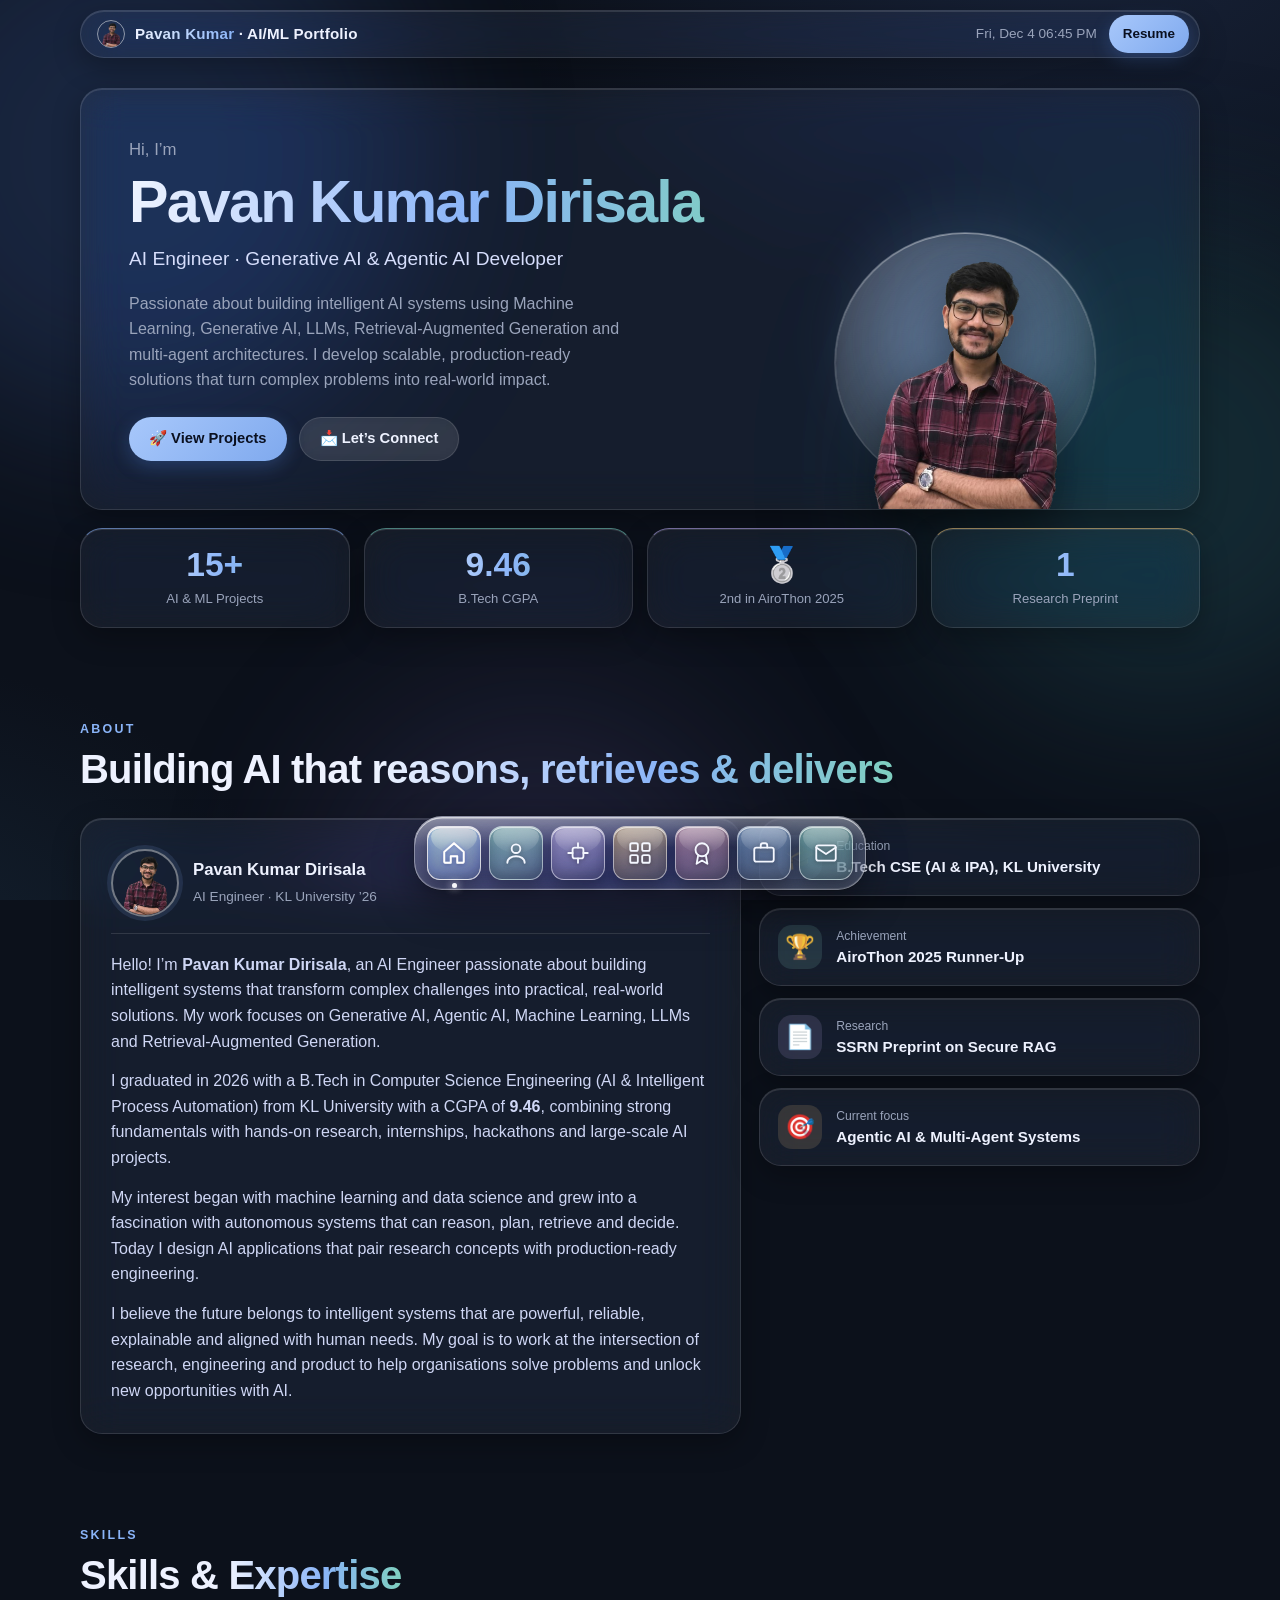
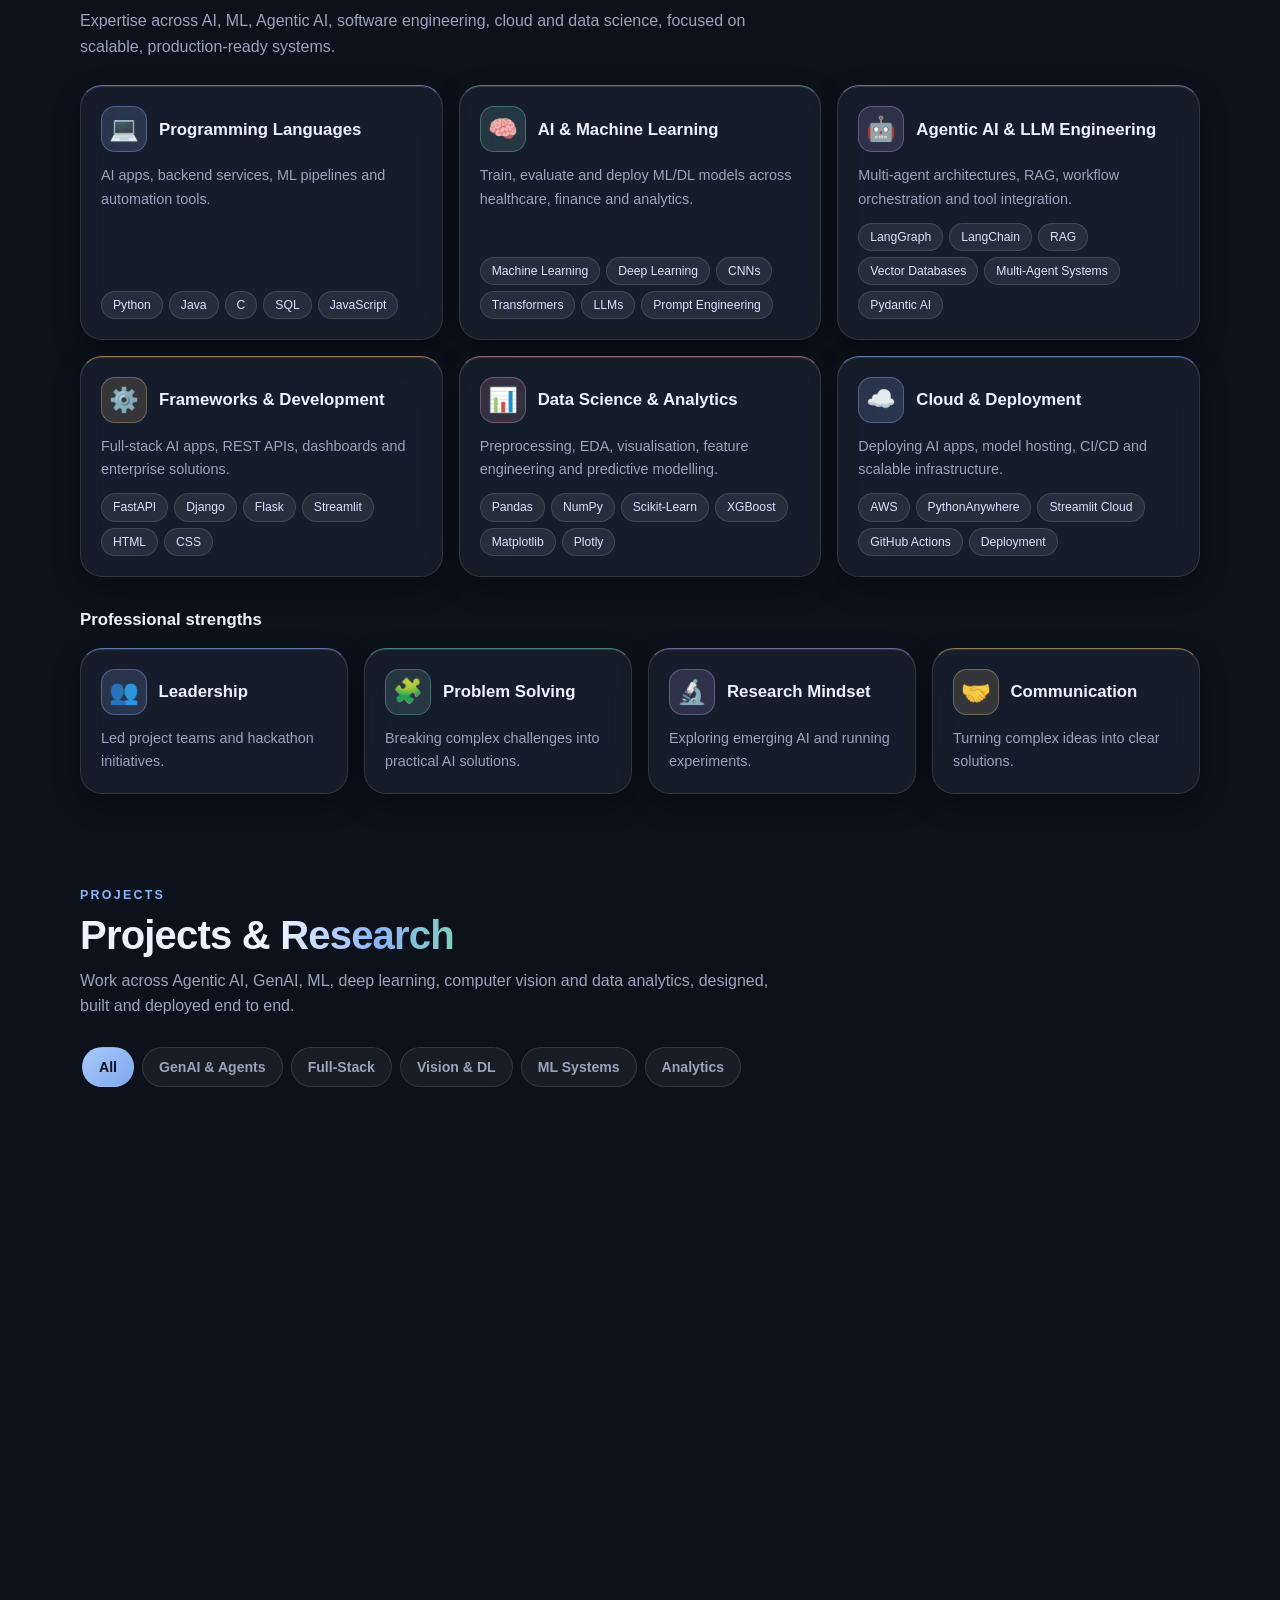
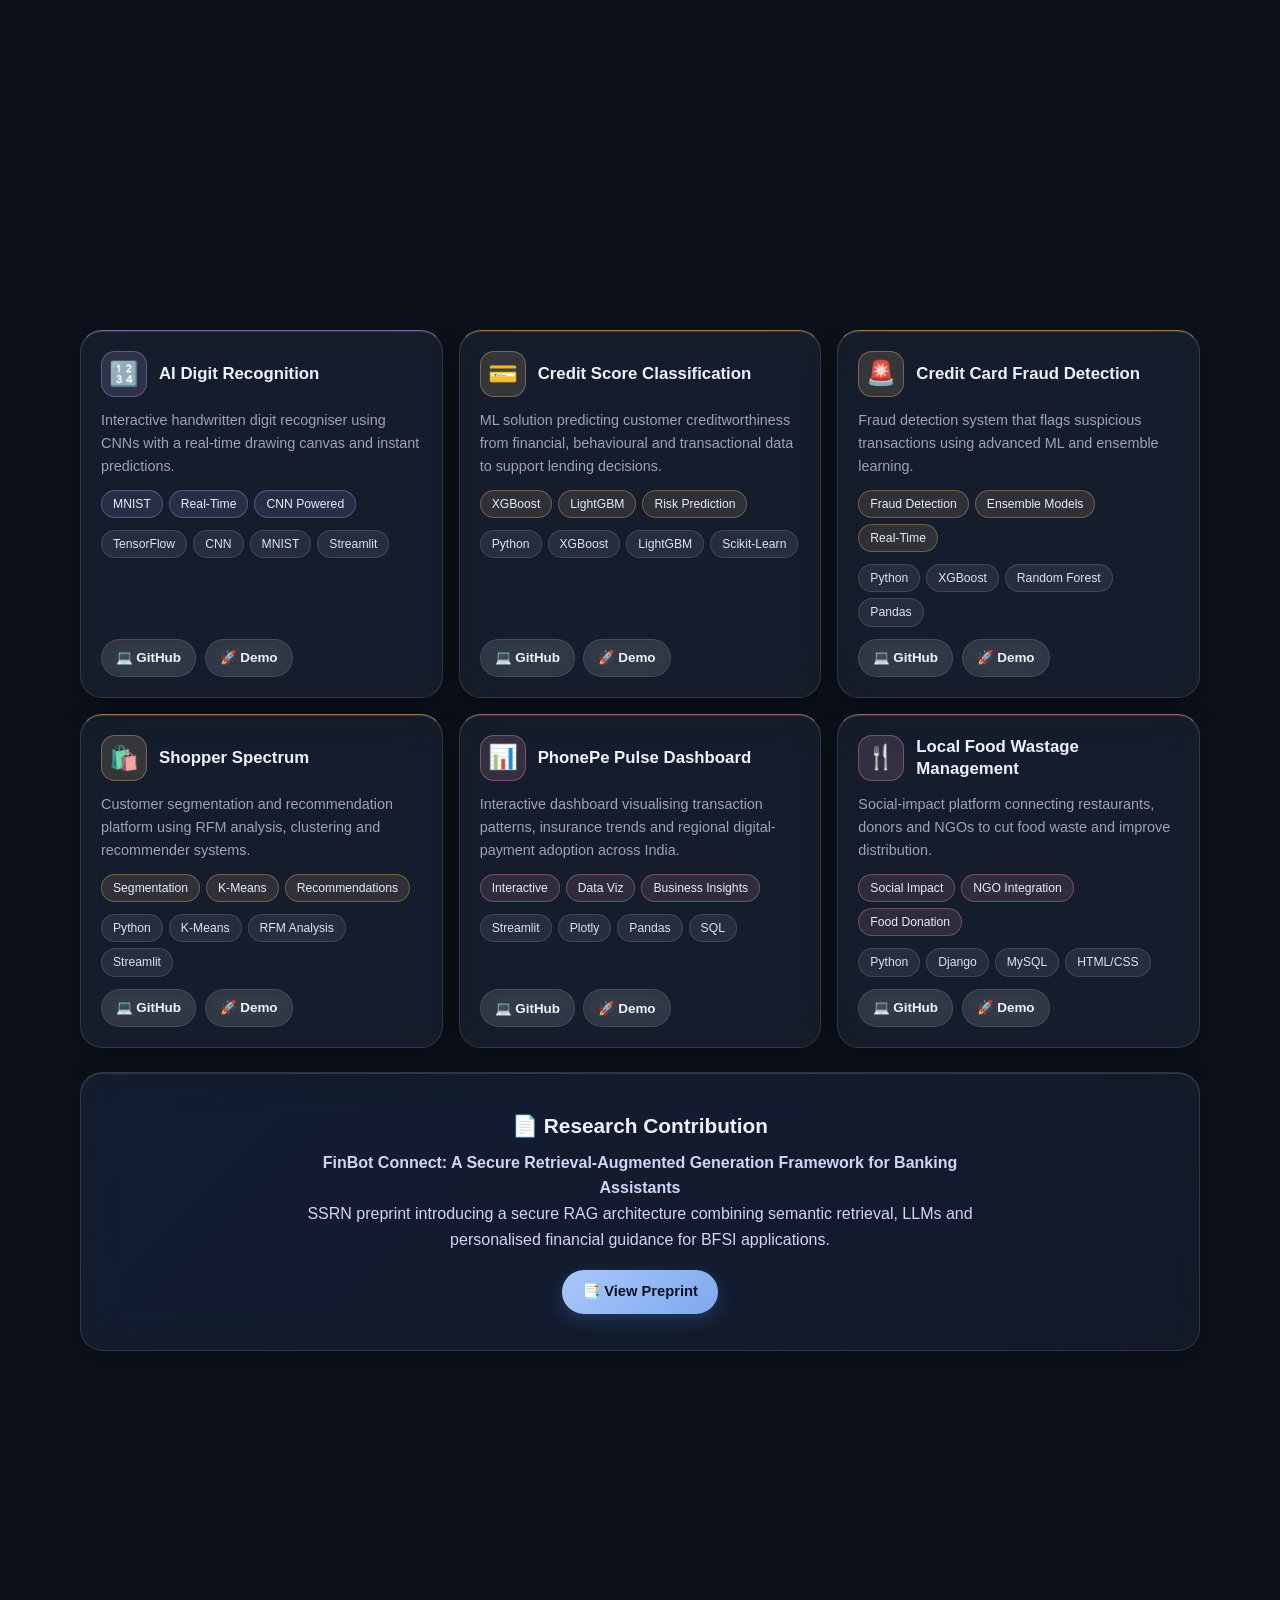
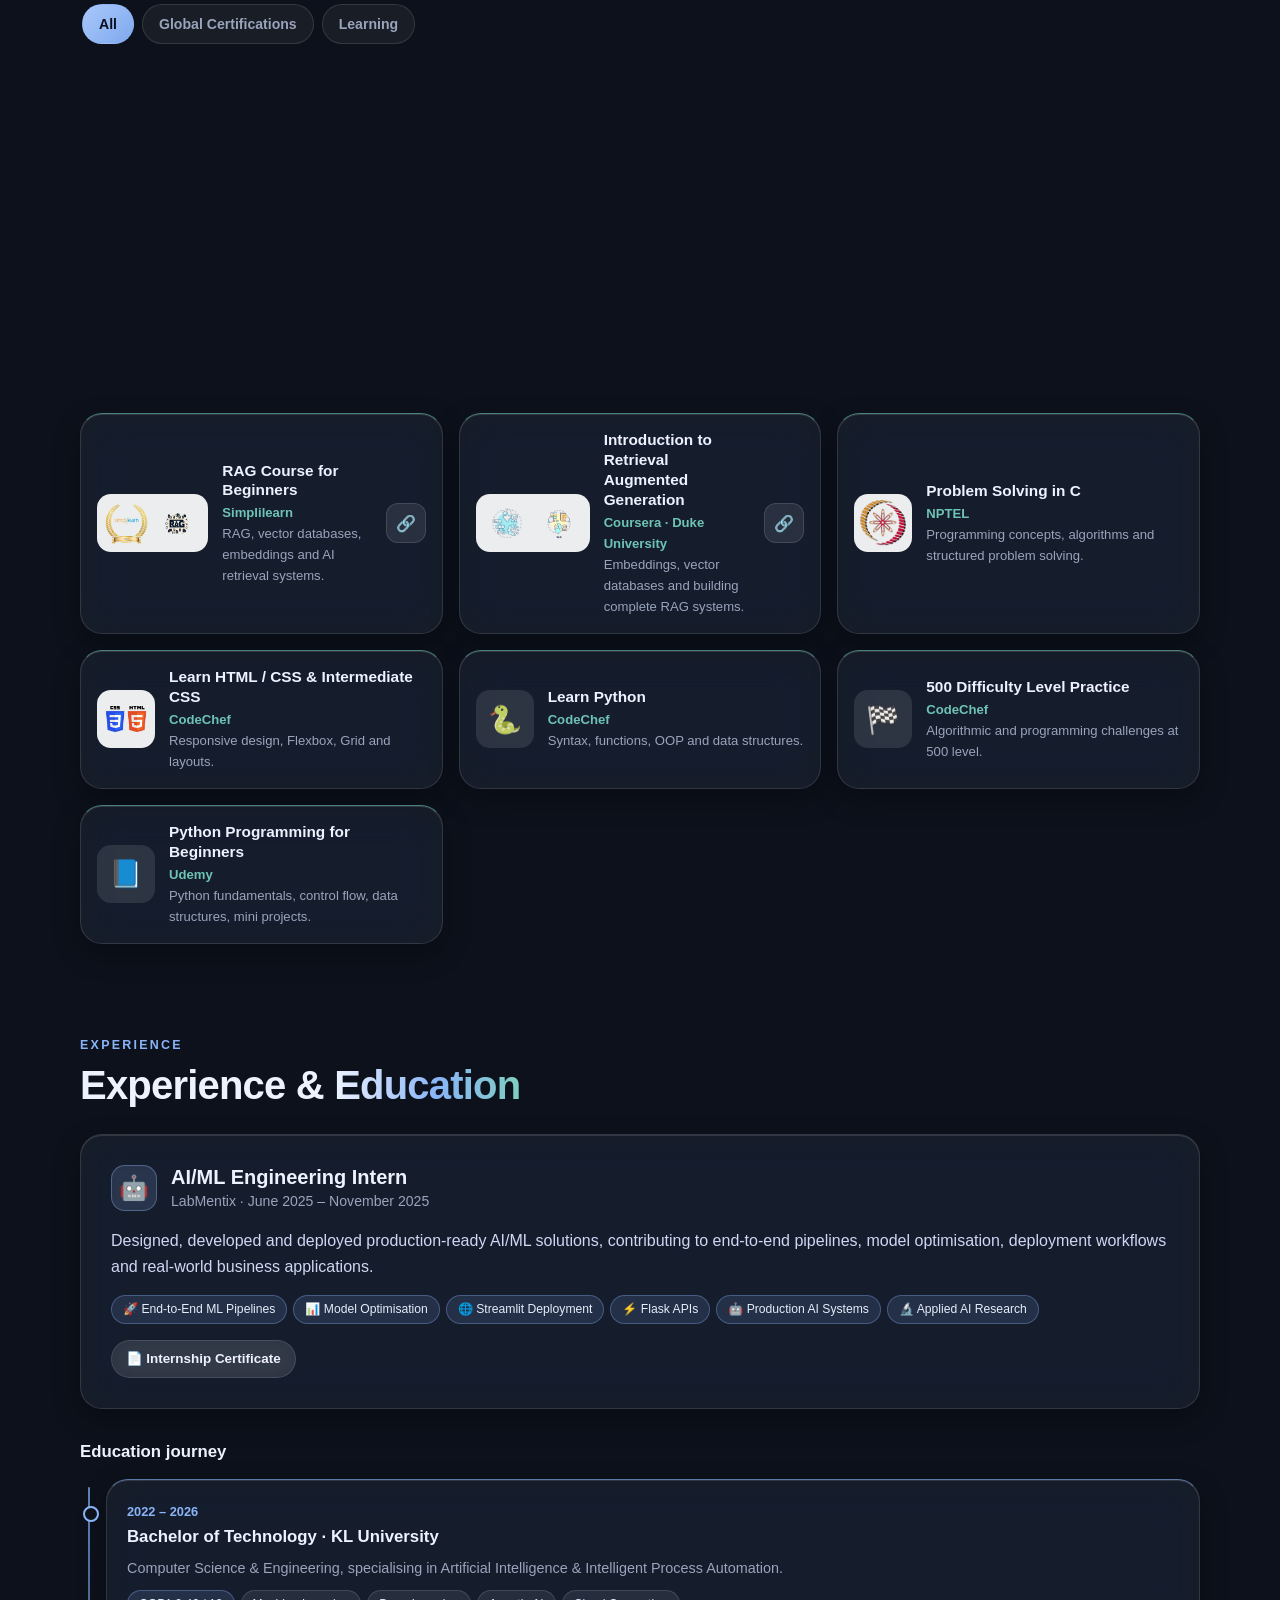
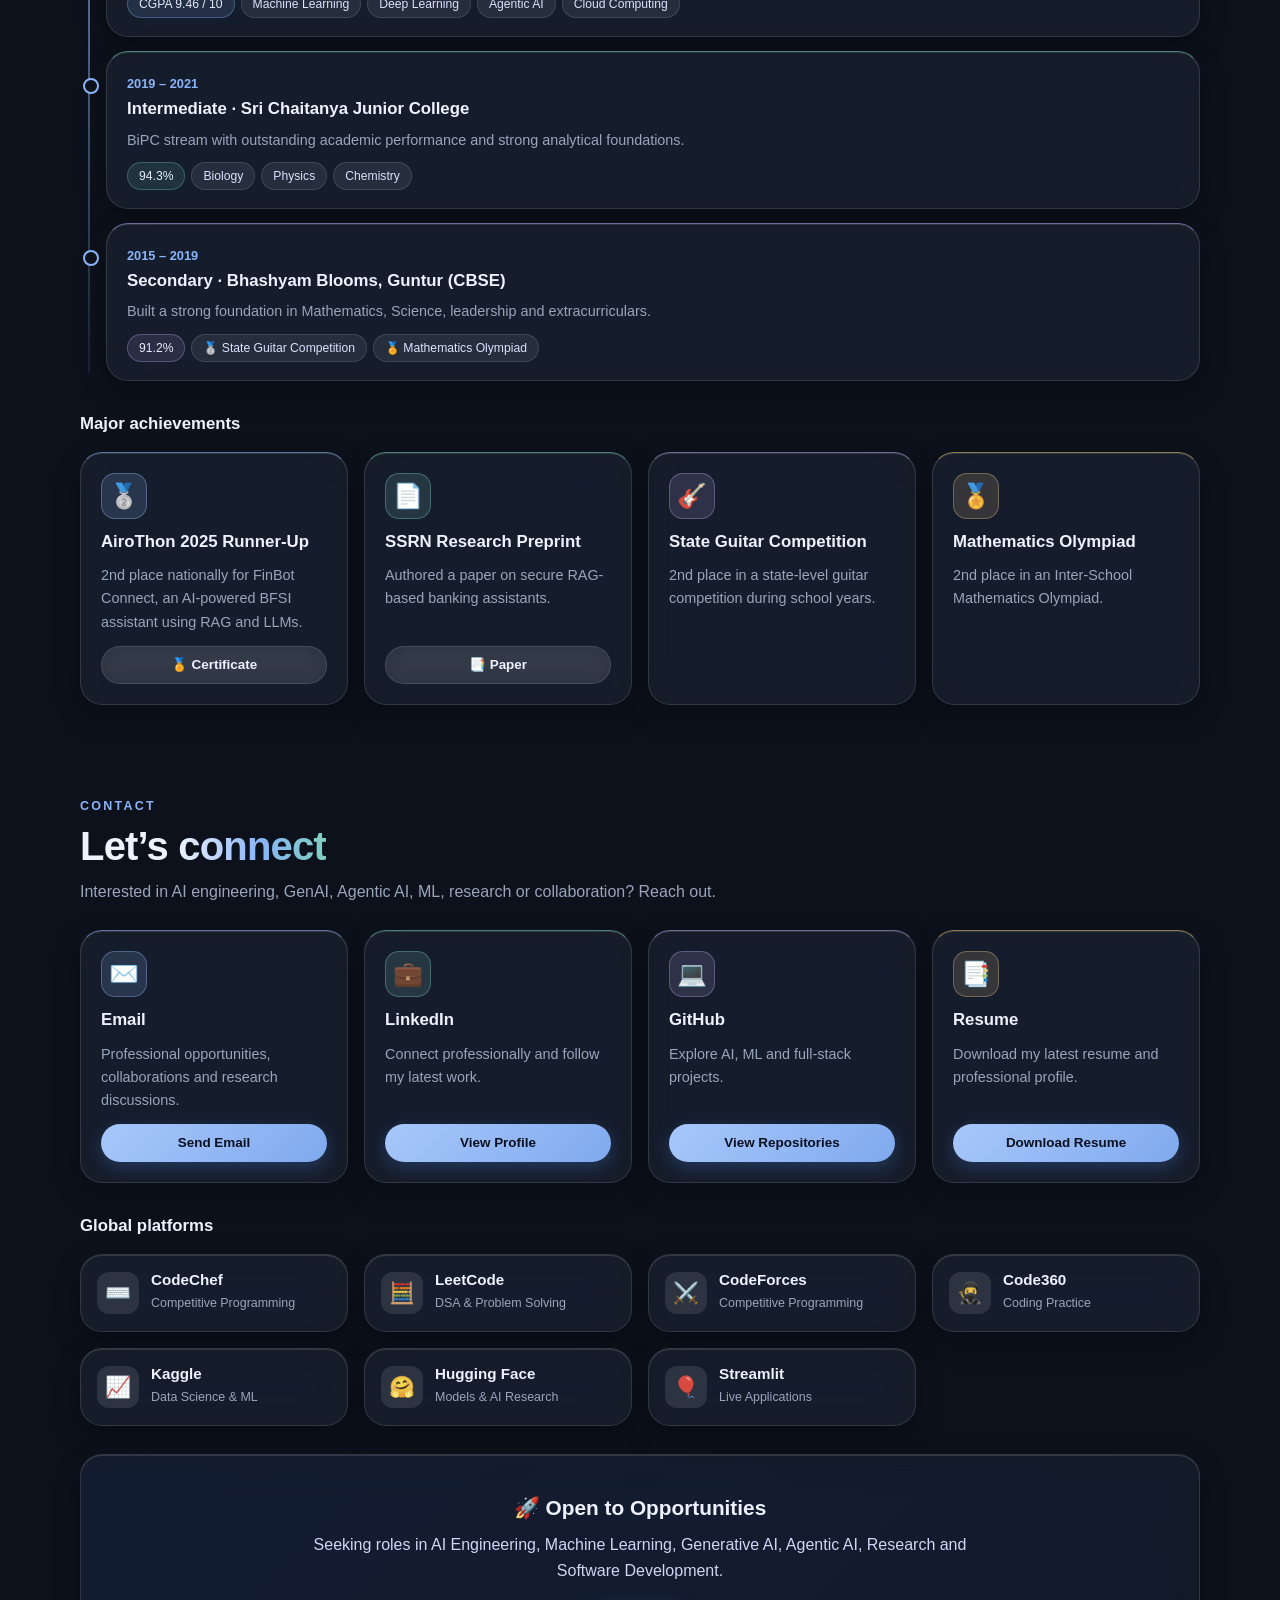
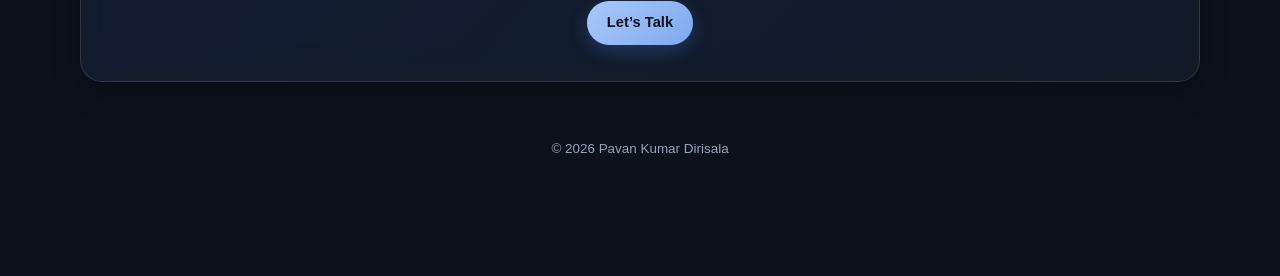
<file: index.html>
<!DOCTYPE html>
<html lang="en">

<head>
  <meta charset="UTF-8">
  <meta name="viewport" content="width=device-width, initial-scale=1, viewport-fit=cover">
  <meta name="theme-color" content="#0b1020">
  <title>Pavan Kumar Dirisala | AI Engineer Portfolio</title>
  <meta name="description"
    content="Pavan Kumar Dirisala – AI Engineer specialising in Generative AI, Agentic AI, RAG and Machine Learning.">
  <meta property="og:type" content="website">
<meta property="og:title" content="Pavan Kumar Dirisala | AI Engineer">
<meta property="og:description" content="AI Engineer specialising in Generative AI, Agentic AI, RAG and Machine Learning.">
<meta property="og:url" content="https://pavan-kumar-dirisala.github.io/Portfolio/">
<meta property="og:image" content="https://pavan-kumar-dirisala.github.io/Portfolio/images/pavan-kumar-dirisala.png">
<meta property="og:image:alt" content="Pavan Kumar Dirisala professional photograph">
  <link rel="canonical" href="https://pavan-kumar-dirisala.github.io/Portfolio/">
  <link rel="icon" href="images/pavan-kumar-dirisala.png">

  <style>
    /* ============ TOKENS ============ */
    :root {
      --bg: #0c111b;
      --text: #eef2ff;
      --muted: #9aa4bb;
      --cyan: #8ab4f8;
      --violet: #a9bcdf;
      --pink: #c4cde3;
      --teal: #6ec4b4;
      --amber: #e2b872;
      --rose: #e096b0;
      --vio: #b0a0e6;
      --glass: rgba(255, 255, 255, .05);
      --glass-strong: rgba(255, 255, 255, .09);
      --stroke: rgba(255, 255, 255, .12);
      --radius: 22px;
      --dock-size: 54px;
      --dock-h: 92px;
      --safe-b: env(safe-area-inset-bottom, 0px);
      --safe-t: env(safe-area-inset-top, 0px);
      --font: -apple-system, BlinkMacSystemFont, "SF Pro Display", "Segoe UI", Inter, Roboto, Helvetica, Arial, sans-serif;
    }

    * {
      box-sizing: border-box;
      margin: 0;
      padding: 0
    }

    html {
      scroll-behavior: smooth;
      -webkit-text-size-adjust: 100%;
      scroll-padding-top: 76px
    }

    body {
      font-family: var(--font);
      color: var(--text);
      background: var(--bg);
      line-height: 1.6;
      min-height: 100vh;
      min-height: 100dvh;
      padding-bottom: calc(var(--dock-h) + var(--safe-b) + 24px);
      overflow-x: hidden;
      -webkit-font-smoothing: antialiased;
    }

    img {
      max-width: 100%;
      display: block
    }

    a {
      color: inherit;
      text-decoration: none
    }

    button {
      font: inherit;
      color: inherit;
      cursor: pointer;
      border: 0;
      background: none
    }

    :focus-visible {
      outline: 2px solid var(--cyan);
      outline-offset: 3px;
      border-radius: 10px
    }

    /* ============ BACKGROUND ORBS ============ */
    .bg {
      position: fixed;
      inset: 0;
      z-index: -1;
      overflow: hidden;
      background: radial-gradient(1000px 700px at 85% -10%, #18233a 0%, transparent 60%),
        radial-gradient(800px 600px at -10% 110%, #142231 0%, transparent 55%), var(--bg)
    }

    .orb {
      position: absolute;
      border-radius: 50%;
      filter: blur(90px);
      opacity: .28;
      will-change: transform;
      animation: float 22s ease-in-out infinite
    }

    .orb.o1 {
      width: 44vmax;
      height: 44vmax;
      left: -12vmax;
      top: -10vmax;
      background: #3b5b9c
    }

    .orb.o2 {
      width: 38vmax;
      height: 38vmax;
      right: -10vmax;
      top: 25vh;
      background: #2a6b72;
      animation-delay: -7s
    }

    .orb.o3 {
      width: 34vmax;
      height: 34vmax;
      left: 25vw;
      bottom: -18vmax;
      background: #5a4f8a;
      animation-delay: -14s;
      opacity: .24
    }

    @keyframes float {
      50% {
        transform: translate3d(4vmax, -3vmax, 0) scale(1.08)
      }
    }

    /* ============ GLASS ============ */
    .glass {
      background: var(--glass);
      -webkit-backdrop-filter: blur(20px) saturate(170%);
      backdrop-filter: blur(20px) saturate(170%);
      border: 1px solid var(--stroke);
      box-shadow: inset 0 1px 0 rgba(255, 255, 255, .12), 0 10px 28px rgba(0, 0, 0, .28);
      border-radius: var(--radius);
    }

    @supports not ((backdrop-filter:blur(1px)) or (-webkit-backdrop-filter:blur(1px))) {
      .glass {
        background: rgba(30, 34, 60, .88)
      }
    }

    /* ============ TOP BAR ============ */
    .topbar {
      position: fixed;
      z-index: 50;
      top: calc(10px + var(--safe-t));
      left: 50%;
      transform: translateX(-50%);
      width: min(1120px, calc(100% - 20px));
      height: 48px;
      padding: 0 10px 0 16px;
      display: flex;
      align-items: center;
      justify-content: space-between;
      gap: 12px;
      border-radius: 999px;
    }

    .brand {
      font-weight: 700;
      font-size: .95rem;
      letter-spacing: .2px;
      white-space: nowrap;
      overflow: hidden;
      text-overflow: ellipsis
    }

    .brand span {
      background: linear-gradient(90deg, #eef3ff, #8ab4f8);
      -webkit-background-clip: text;
      background-clip: text;
      color: transparent
    }

    .top-right {
      display: flex;
      align-items: center;
      gap: 12px;
      font-size: .85rem;
      color: var(--muted);
      flex-shrink: 0
    }

    .clock {
      font-variant-numeric: tabular-nums;
      white-space: nowrap
    }

    /* ============ LAYOUT ============ */
    main {
      width: min(1120px, 100% - 28px);
      margin: 0 auto
    }

    section {
      padding: clamp(52px, 8vw, 92px) 0 0
    }

    .sec-head {
      margin-bottom: 26px
    }

    .eyebrow {
      font-size: .78rem;
      letter-spacing: .18em;
      text-transform: uppercase;
      color: var(--cyan);
      font-weight: 600
    }

    h2.title {
      font-size: clamp(1.7rem, 4.2vw, 2.5rem);
      line-height: 1.15;
      margin-top: 6px;
      letter-spacing: -.02em
    }

    .lead {
      color: var(--muted);
      max-width: 720px;
      margin-top: 10px
    }

    .grad {
      background: linear-gradient(90deg, #eef3ff, #8ab4f8 55%, #7fcfc0);
      -webkit-background-clip: text;
      background-clip: text;
      color: transparent
    }

    /* reveal */
    .reveal {
      opacity: 0;
      transform: translateY(18px);
      transition: opacity .6s ease, transform .6s ease
    }

    .reveal.in {
      opacity: 1;
      transform: none
    }

    /* ============ BUTTONS & CHIPS ============ */
    .btn {
      display: inline-flex;
      align-items: center;
      justify-content: center;
      gap: 8px;
      min-height: 44px;
      padding: 0 20px;
      border-radius: 999px;
      font-weight: 600;
      font-size: .92rem;
      transition: transform .2s, box-shadow .2s, background .2s;
      white-space: nowrap
    }

    .btn.primary {
      background: linear-gradient(135deg, #a8c8fb, #7fa9ee);
      color: #0a1020;
      box-shadow: 0 6px 18px rgba(80, 130, 220, .28)
    }

    .btn.primary:hover {
      background: linear-gradient(135deg, #c0d8fd, #93b8f4)
    }

    .btn.ghost {
      background: var(--glass-strong);
      border: 1px solid var(--stroke);
      -webkit-backdrop-filter: blur(12px);
      backdrop-filter: blur(12px)
    }

    .btn:hover {
      transform: translateY(-2px)
    }

    .btn.sm {
      min-height: 38px;
      padding: 0 14px;
      font-size: .84rem
    }

    .chip {
      display: inline-block;
      padding: 4px 11px;
      border-radius: 999px;
      font-size: .76rem;
      line-height: 1.5;
      background: rgba(255, 255, 255, .08);
      border: 1px solid rgba(255, 255, 255, .12);
      color: #dbe3ff
    }

    .chip.hl {
      background: rgba(var(--c, 138, 180, 248), .13);
      border-color: rgba(var(--c, 138, 180, 248), .34);
      color: #e6edfb
    }

    .chips {
      display: flex;
      flex-wrap: wrap;
      gap: 6px
    }

    /* ============ HERO ============ */
    #home {
      padding-top: calc(88px + var(--safe-t))
    }

    .hero {
      display: grid;
      grid-template-columns: 1.25fr .75fr;
      align-items: center;
      gap: 32px;
      padding: clamp(24px, 4vw, 48px)
    }

    .hero-text .hello {
      color: var(--muted);
      font-size: 1.05rem
    }

    .hero-text h1 {
      font-size: clamp(2.1rem, 6vw, 3.7rem);
      line-height: 1.08;
      letter-spacing: -.03em;
      margin: 6px 0 10px
    }

    .role {
      font-size: clamp(1rem, 2.2vw, 1.2rem);
      color: #d6defc;
      font-weight: 500
    }

    .hero-text p.bio {
      color: var(--muted);
      margin: 16px 0 24px;
      max-width: 56ch
    }

    .cta {
      display: flex;
      flex-wrap: wrap;
      gap: 12px
    }

    .hero-photo {
      justify-self: center;
      position: relative;
      width: min(100%, 270px);
      align-self: end
    }

    .hero-photo::before {
      content: "";
      position: absolute;
      left: 50%;
      bottom: 6%;
      width: 112%;
      aspect-ratio: 1;
      transform: translateX(-50%);
      border-radius: 50%;
      background: radial-gradient(circle, rgba(138, 180, 248, .5), rgba(138, 180, 248, 0) 70%);
      filter: blur(24px);
      opacity: .6
    }

    .hero-photo::after {
      content: "";
      position: absolute;
      left: 50%;
      bottom: 6%;
      width: 96%;
      aspect-ratio: 1;
      transform: translateX(-50%);
      border-radius: 50%;
      background: linear-gradient(145deg, rgba(255, 255, 255, .14), rgba(255, 255, 255, .03));
      border: 1px solid rgba(255, 255, 255, .2);
      -webkit-backdrop-filter: blur(8px);
      backdrop-filter: blur(8px);
      box-shadow: inset 0 1px 0 rgba(255, 255, 255, .4)
    }

    .hero-photo img {
      position: relative;
      z-index: 1;
      width: 100%;
      height: auto;
      filter: drop-shadow(0 18px 24px rgba(0, 0, 0, .45))
    }

    /* Image fallbacks: prevent broken-image icons when an asset is absent */
    .hero-image-placeholder {
      position: relative;
      z-index: 1;
      aspect-ratio: 2/3;
      width: 100%;
      display: grid;
      place-content: center;
      text-align: center;
      border-radius: 22px 22px 8px 8px;
      overflow: hidden;
      background: radial-gradient(circle at 50% 30%, rgba(138, 180, 248, .35), transparent 42%),
        linear-gradient(145deg, #263858, #111a2b 70%);
      border: 1px solid rgba(255, 255, 255, .18);
      box-shadow: 0 18px 32px rgba(0, 0, 0, .35)
    }

    .hero-image-placeholder strong {
      font-size: clamp(3rem, 9vw, 5rem);
      letter-spacing: -.08em;
      color: #eef3ff
    }

    .hero-image-placeholder span {
      font-size: .75rem;
      color: #b9c7e5;
      margin-top: 5px
    }

    .avatar-fallback {
      display: grid;
      place-items: center;
      flex-shrink: 0;
      border-radius: 50%;
      background: linear-gradient(135deg, #8ab4f8, #536b9b);
      color: #10182a;
      font-weight: 800;
      border: 1.5px solid rgba(255, 255, 255, .5)
    }

    .mini-avatar.avatar-fallback {
      width: 28px;
      height: 28px;
      font-size: .65rem
    }

    .about-id .avatar-fallback {
      width: 68px;
      height: 68px;
      font-size: 1.1rem;
      border: 2px solid rgba(255, 255, 255, .4)
    }

    .cert .logo-fallback {
      display: grid;
      place-items: center;
      width: 100%;
      height: 100%;
      border-radius: 10px;
      color: #172238;
      font-size: .78rem;
      font-weight: 800;
      text-align: center;
      line-height: 1.1;
      overflow-wrap: anywhere
    }

    .cert .logo.emoji .logo-fallback {
      color: #eef2ff;
      background: transparent;
      font-size: 1.5rem
    }

    .mini-avatar {
      width: 28px;
      height: 28px;
      border-radius: 50%;
      object-fit: cover;
      object-position: center top;
      border: 1.5px solid rgba(255, 255, 255, .5);
      flex-shrink: 0
    }

    .brand {
      display: flex;
      align-items: center;
      gap: 10px
    }

    .brand b {
      font-weight: 700;
      overflow: hidden;
      text-overflow: ellipsis
    }

    .about-id {
      display: flex;
      align-items: center;
      gap: 14px;
      margin-bottom: 18px;
      padding-bottom: 16px;
      border-bottom: 1px solid rgba(255, 255, 255, .12)
    }

    .about-id img {
      width: 68px;
      height: 68px;
      border-radius: 50%;
      object-fit: cover;
      object-position: center top;
      border: 2px solid rgba(255, 255, 255, .4);
      box-shadow: 0 0 0 4px rgba(138, 180, 248, .12)
    }

    .about-id strong {
      display: block;
      font-size: 1.05rem
    }

    .about-id span {
      color: var(--muted);
      font-size: .85rem
    }

    .hero {
      padding-bottom: 0
    }

    .hero-text {
      padding-bottom: clamp(24px, 4vw, 48px)
    }

    .stats {
      display: grid;
      grid-template-columns: repeat(4, 1fr);
      gap: 14px;
      margin-top: 18px
    }

    .stat {
      padding: 18px 12px;
      text-align: center
    }

    .stat b {
      display: block;
      font-size: clamp(1.5rem, 3.4vw, 2.1rem);
      line-height: 1.1
    }

    .stat span {
      display: block;
      margin-top: 4px;
      color: var(--muted);
      font-size: .82rem
    }

    /* ============ ABOUT ============ */
    .about {
      display: grid;
      grid-template-columns: 1.5fr 1fr;
      gap: 18px
    }

    .about .card-pad {
      padding: clamp(20px, 3vw, 30px)
    }

    .about p {
      color: #cfd7f5;
      margin-bottom: 14px
    }

    .about p:last-child {
      margin-bottom: 0
    }

    .facts {
      display: grid;
      gap: 12px;
      align-content: start
    }

    .fact {
      padding: 16px 18px;
      display: flex;
      gap: 14px;
      align-items: center
    }

    .fact i {
      font-style: normal;
      font-size: 1.5rem;
      width: 44px;
      height: 44px;
      border-radius: 14px;
      display: grid;
      place-items: center;
      flex-shrink: 0;
      background: rgba(255, 255, 255, .09)
    }

    .fact small {
      display: block;
      color: var(--muted);
      font-size: .76rem
    }

    .fact strong {
      font-size: .95rem;
      line-height: 1.3;
      display: block
    }

    /* ============ CARD GRIDS ============ */
    .grid {
      display: grid;
      gap: 16px;
      grid-template-columns: repeat(auto-fill, minmax(min(100%, 300px), 1fr))
    }

    .grid.g2 {
      grid-template-columns: repeat(auto-fill, minmax(min(100%, 420px), 1fr))
    }

    .grid.g4 {
      grid-template-columns: repeat(auto-fill, minmax(min(100%, 230px), 1fr))
    }

    .card {
      padding: 20px;
      display: flex;
      flex-direction: column;
      gap: 12px;
      height: 100%;
      transition: transform .25s ease, border-color .25s ease, background .25s ease, opacity .6s ease
    }

    @media (hover:hover) {
      .card:hover {
        transform: translateY(-4px);
        border-color: rgba(255, 255, 255, .3);
        background: var(--glass-strong)
      }
    }

    .card h3 {
      font-size: 1.05rem;
      line-height: 1.3
    }

    .card p {
      color: var(--muted);
      font-size: .9rem
    }

    .card .push {
      margin-top: auto
    }

    .ico {
      width: 46px;
      height: 46px;
      border-radius: 14px;
      display: grid;
      place-items: center;
      font-size: 1.5rem;
      flex-shrink: 0;
      background: rgba(var(--c, 138, 180, 248), .16);
      border: 1px solid rgba(var(--c, 138, 180, 248), .38)
    }

    .ico,
    .fact i,
    .platform .pi,
    .cert .logo.emoji {
      filter: saturate(.8)
    }

    .fact i,
    .platform .pi,
    .cert .logo.emoji {
      background: rgba(var(--c, 138, 180, 248), .16)
    }

    .card-top {
      display: flex;
      align-items: center;
      gap: 12px
    }

    /* project card */
    .p-desc {
      display: -webkit-box;
      -webkit-line-clamp: 3;
      -webkit-box-orient: vertical;
      overflow: hidden
    }

    .p-desc.open {
      -webkit-line-clamp: unset;
      display: block
    }

    .more {
      align-self: flex-start;
      color: rgb(var(--c, 138, 180, 248));
      font-size: .8rem;
      font-weight: 600;
      padding: 2px 0;
      min-height: 28px
    }

    .links {
      display: flex;
      gap: 8px;
      flex-wrap: wrap
    }

    /* filter pills */
    .filters {
      display: flex;
      gap: 8px;
      overflow-x: auto;
      padding: 2px 2px 12px;
      margin-bottom: 6px;
      scrollbar-width: none;
      -webkit-overflow-scrolling: touch
    }

    .filters::-webkit-scrollbar {
      display: none
    }

    .pill {
      flex-shrink: 0;
      min-height: 40px;
      padding: 0 16px;
      border-radius: 999px;
      font-size: .88rem;
      font-weight: 600;
      background: var(--glass);
      border: 1px solid var(--stroke);
      color: var(--muted);
      transition: .2s
    }

    .pill[aria-pressed="true"] {
      background: linear-gradient(135deg, #a8c8fb, #7fa9ee);
      color: #0a1020;
      border-color: transparent
    }

    .card.hide {
      display: none
    }

    /* subtle tone cycle */
    .grid>*,
    .facts>*,
    .stats>*,
    .timeline>* {
      --c: 138, 180, 248
    }

    .grid>:nth-child(5n+2),
    .facts>:nth-child(5n+2),
    .stats>:nth-child(5n+2),
    .timeline>:nth-child(5n+2) {
      --c: 110, 196, 180
    }

    .grid>:nth-child(5n+3),
    .facts>:nth-child(5n+3),
    .stats>:nth-child(5n+3),
    .timeline>:nth-child(5n+3) {
      --c: 176, 160, 230
    }

    .grid>:nth-child(5n+4),
    .facts>:nth-child(5n+4),
    .stats>:nth-child(5n+4),
    .timeline>:nth-child(5n+4) {
      --c: 226, 184, 114
    }

    .grid>:nth-child(5n+5),
    .facts>:nth-child(5n+5),
    .stats>:nth-child(5n+5),
    .timeline>:nth-child(5n+5) {
      --c: 224, 150, 176
    }

    .card,
    .t-item,
    .stat {
      border-top-color: rgba(var(--c, 138, 180, 248), .6)
    }

    .t-item::before {
      border-color: rgb(var(--c, 138, 180, 248))
    }

    .t-item .when,
    .card-top small {
      color: rgb(var(--c, 138, 180, 248))
    }

    /* certification card (compact, horizontal) */
    .cert {
      flex-direction: row;
      align-items: center;
      gap: 14px;
      padding: 16px
    }

    .cert .logo {
      width: 58px;
      height: 58px;
      border-radius: 14px;
      background: rgba(255, 255, 255, .92);
      display: grid;
      place-items: center;
      flex-shrink: 0;
      padding: 6px
    }

    .cert .logo img {
      max-height: 100%;
      max-width: 100%;
      object-fit: contain
    }

    .cert .logo.duo {
      display: flex;
      align-items: center;
      justify-content: center;
      width: auto;
      min-width: 58px;
      gap: 6px;
      padding: 6px 8px
    }

    .cert .logo.duo img {
      height: 100%;
      width: auto;
      max-width: 46px;
      object-fit: contain
    }

    .ico img {
      width: 30px;
      height: 30px;
      object-fit: contain
    }

    .cert .logo.emoji {
      background: rgba(255, 255, 255, .1);
      font-size: 1.7rem;
      padding: 0
    }

    .cert .body {
      min-width: 0;
      flex: 1
    }

    .cert h3 {
      font-size: .96rem
    }

    .cert p {
      font-size: .82rem;
      margin-top: 2px
    }

    .verify {
      flex-shrink: 0;
      width: 40px;
      height: 40px;
      border-radius: 12px;
      display: grid;
      place-items: center;
      background: var(--glass-strong);
      border: 1px solid var(--stroke);
      font-size: 1rem
    }

    /* ============ TIMELINE / EXPERIENCE ============ */
    .exp {
      padding: clamp(20px, 3vw, 30px);
      display: grid;
      gap: 16px
    }

    .exp-head {
      display: flex;
      gap: 14px;
      align-items: center
    }

    .exp-head h3 {
      font-size: 1.25rem;
      line-height: 1.25
    }

    .exp-head p {
      color: var(--muted);
      font-size: .88rem
    }

    .timeline {
      position: relative;
      display: grid;
      gap: 14px;
      padding-left: 26px
    }

    .timeline::before {
      content: "";
      position: absolute;
      left: 8px;
      top: 8px;
      bottom: 8px;
      width: 2px;
      background: linear-gradient(rgba(138, 180, 248, .7), rgba(138, 180, 248, .1));
      border-radius: 2px
    }

    .t-item {
      position: relative;
      padding: 18px 20px
    }

    .t-item::before {
      content: "";
      position: absolute;
      left: -24px;
      top: 26px;
      width: 12px;
      height: 12px;
      border-radius: 50%;
      background: var(--bg);
      border: 2px solid var(--cyan)
    }

    .t-item h3 {
      font-size: 1.05rem
    }

    .t-item .when {
      color: var(--cyan);
      font-size: .8rem;
      font-weight: 600
    }

    .t-item p {
      color: var(--muted);
      font-size: .9rem;
      margin: 6px 0 10px
    }

    .sub {
      font-size: 1.05rem;
      font-weight: 700;
      margin: 30px 0 14px
    }

    /* ============ BANNER ============ */
    .banner {
      padding: clamp(22px, 3.5vw, 36px);
      text-align: center;
      background: linear-gradient(135deg, rgba(138, 180, 248, .08), rgba(255, 255, 255, .04))
    }

    .banner h3 {
      font-size: 1.3rem;
      margin-bottom: 8px
    }

    .banner p {
      color: #cfd7f5;
      max-width: 680px;
      margin: 0 auto 18px
    }

    /* ============ PLATFORMS ============ */
    .platform {
      padding: 16px;
      display: flex;
      align-items: center;
      gap: 12px
    }

    @media (hover:hover) {
      .platform:hover {
        transform: translateY(-3px)
      }
    }

    .platform .pi {
      width: 42px;
      height: 42px;
      border-radius: 12px;
      display: grid;
      place-items: center;
      font-size: 1.3rem;
      background: rgba(255, 255, 255, .1);
      flex-shrink: 0
    }

    .platform strong {
      display: block;
      font-size: .95rem;
      line-height: 1.2
    }

    .platform small {
      color: var(--muted);
      font-size: .78rem
    }

    footer {
      width: min(1120px, 100% - 28px);
      margin: 56px auto 0;
      text-align: center;
      color: var(--muted);
      font-size: .84rem
    }

    /* ============ macOS DOCK ============ */
    .dock-wrap {
      position: fixed;
      z-index: 60;
      left: 0;
      right: 0;
      bottom: calc(10px + var(--safe-b));
      display: flex;
      justify-content: center;
      pointer-events: none;
      padding: 0 8px
    }

    .dock {
      pointer-events: auto;
      position: relative;
      display: flex;
      align-items: flex-end;
      gap: 8px;
      padding: 9px 12px;
      border-radius: 28px;
      max-width: 100%;
      background: linear-gradient(160deg, rgba(255, 255, 255, .26), rgba(255, 255, 255, .07) 55%, rgba(255, 255, 255, .14));
      -webkit-backdrop-filter: blur(30px) saturate(200%) brightness(1.12);
      backdrop-filter: blur(30px) saturate(200%) brightness(1.12);
      border: 1px solid rgba(255, 255, 255, .42);
      box-shadow: inset 0 1.5px 0 rgba(255, 255, 255, .65), inset 0 -1px 0 rgba(255, 255, 255, .12), inset 0 0 22px rgba(255, 255, 255, .07), 0 16px 40px rgba(0, 0, 0, .4), 0 0 0 .5px rgba(0, 0, 0, .25)
    }

    .dock::before {
      content: "";
      position: absolute;
      inset: 0;
      border-radius: inherit;
      pointer-events: none;
      background: linear-gradient(180deg, rgba(255, 255, 255, .28) 0%, rgba(255, 255, 255, 0) 42%)
    }

    .dock-item {
      position: relative;
      display: grid;
      place-items: center;
      width: var(--dock-size);
      height: var(--dock-size);
      border-radius: 24%;
      font-size: calc(var(--dock-size) * .5);
      flex-shrink: 0;
      overflow: visible;
      -webkit-backdrop-filter: blur(10px) saturate(180%);
      backdrop-filter: blur(10px) saturate(180%);
      border: 1px solid rgba(255, 255, 255, .5);
      box-shadow: inset 0 1.5px 0 rgba(255, 255, 255, .7), inset 0 -6px 12px rgba(0, 0, 0, .14), 0 8px 16px rgba(0, 0, 0, .28);
      transition: width .12s ease-out, height .12s ease-out, font-size .12s ease-out;
      -webkit-tap-highlight-color: transparent
    }

    .dock-item::before {
      content: "";
      position: absolute;
      left: 6%;
      right: 6%;
      top: 4%;
      height: 46%;
      border-radius: 20% 20% 50% 50%/30% 30% 70% 70%;
      pointer-events: none;
      background: linear-gradient(180deg, rgba(255, 255, 255, .32), rgba(255, 255, 255, .02))
    }

    .dock-item {
      --c: 138, 180, 248;
      background: linear-gradient(160deg, rgba(var(--c), .5), rgba(var(--c), .14));
      color: #f4f7ff
    }

    .dock-item:nth-child(2) {
      --c: 110, 196, 180
    }

    .dock-item:nth-child(3) {
      --c: 176, 160, 230
    }

    .dock-item:nth-child(4) {
      --c: 226, 184, 114
    }

    .dock-item:nth-child(5) {
      --c: 224, 150, 176
    }

    .dock-item:nth-child(6) {
      --c: 120, 170, 226
    }

    .dock-item:nth-child(7) {
      --c: 110, 196, 180
    }

    .dock-item svg {
      position: relative;
      z-index: 1;
      width: 50%;
      height: 50%;
      fill: none;
      stroke: currentColor;
      stroke-width: 1.7;
      stroke-linecap: round;
      stroke-linejoin: round;
      filter: drop-shadow(0 1px 2px rgba(0, 0, 0, .35))
    }

    .dock-item.active {
      border-color: rgba(255, 255, 255, .7);
      filter: brightness(1.25) saturate(1.1)
    }

    .dock-item::after {
      content: "";
      position: absolute;
      bottom: -9px;
      left: 50%;
      width: 5px;
      height: 5px;
      margin-left: -2.5px;
      border-radius: 50%;
      background: #fff;
      box-shadow: 0 0 8px #fff;
      opacity: 0;
      transform: scale(.4);
      transition: .25s
    }

    .dock-item.active::after {
      opacity: .95;
      transform: none
    }

    .dock-item .tip {
      position: absolute;
      bottom: calc(100% + 14px);
      left: 50%;
      transform: translate(-50%, 6px);
      padding: 5px 12px;
      border-radius: 12px;
      background: rgba(255, 255, 255, .16);
      color: #fff;
      -webkit-backdrop-filter: blur(18px) saturate(180%);
      backdrop-filter: blur(18px) saturate(180%);
      border: 1px solid rgba(255, 255, 255, .4);
      box-shadow: inset 0 1px 0 rgba(255, 255, 255, .5), 0 8px 18px rgba(0, 0, 0, .35);
      font-size: .78rem;
      font-weight: 600;
      white-space: nowrap;
      opacity: 0;
      pointer-events: none;
      transition: .15s
    }

    @media (hover:hover) {
      .dock-item:hover .tip {
        opacity: 1;
        transform: translate(-50%, 0)
      }
    }

    @supports not ((backdrop-filter:blur(1px)) or (-webkit-backdrop-filter:blur(1px))) {
      .dock {
        background: rgba(40, 44, 80, .85)
      }
    }

    /* ============ RESPONSIVE ============ */
    @media (max-width:900px) {

      /* iPad portrait & small laptops */
      .hero {
        grid-template-columns: 1fr;
        text-align: center;
        gap: 24px
      }

      .hero-photo {
        order: -1;
        width: min(52%, 220px)
      }

      .hero-text {
        padding-bottom: clamp(24px, 4vw, 40px)
      }

      .hero-text p.bio {
        margin-left: auto;
        margin-right: auto
      }

      .cta {
        justify-content: center
      }

      .about {
        grid-template-columns: 1fr
      }

      .facts {
        grid-template-columns: repeat(2, 1fr)
      }

      .stats {
        grid-template-columns: repeat(2, 1fr)
      }
    }

    @media (max-width:600px) {

      /* phones */
      :root {
        --dock-size: 42px;
        --dock-h: 74px
      }

      html {
        scroll-padding-top: 70px
      }

      .clock {
        display: none
      }

      .brand {
        font-size: .88rem
      }

      .dock {
        gap: 6px;
        padding: 8px 10px;
        border-radius: 22px
      }

      .facts {
        grid-template-columns: 1fr
      }

      .cta .btn {
        flex: 1 1 100%
      }

      .cert {
        padding: 14px
      }

      .cert .logo {
        width: 50px;
        height: 50px
      }

      .cert .logo.duo {
        width: auto;
        height: 50px
      }

      .cert .logo.duo img {
        max-width: 38px
      }
    }

    @media (max-width:360px) {
      :root {
        --dock-size: 38px
      }

      .dock {
        gap: 5px;
        padding: 7px 8px
      }
    }

    @media (hover:none) {
      .dock-item .tip {
        display: none
      }
    }

    @media (prefers-reduced-motion:reduce) {
      * {
        animation: none !important;
        transition: none !important;
        scroll-behavior: auto !important
      }

      .reveal {
        opacity: 1;
        transform: none
      }
    }
  </style>
  
<script type="application/ld+json">
{
  "@context": "https://schema.org",
  "@type": "Person",
  "name": "Pavan Kumar Dirisala",
"url": "https://pavan-kumar-dirisala.github.io/Portfolio/",
"image": "https://pavan-kumar-dirisala.github.io/Portfolio/images/pavan-kumar-dirisala.png",
"jobTitle": "AI Engineer",
  "description": "AI and Machine Learning enthusiast specialising in Generative AI, Agentic AI, RAG and Machine Learning.",
  "knowsAbout": [
    "Artificial Intelligence",
    "Machine Learning",
    "Generative AI",
    "Agentic AI",
    "Retrieval-Augmented Generation",
    "Python",
    "LangChain",
    "FastAPI"
  ],
  
"sameAs": [
  "https://github.com/Pavan-Kumar-Dirisala",
  "https://www.linkedin.com/in/pavan-kumar-dirisala/",
  "https://www.kaggle.com/pavankumardirisala",
  "https://huggingface.co/PavanKumarD",
  "https://orcid.org/0009-0004-4300-6338"
]

}
</script>

</head>

<body>

  <div class="bg" aria-hidden="true">
    <div class="orb o1"></div>
    <div class="orb o2"></div>
    <div class="orb o3"></div>
  </div>

  <!-- Top bar -->
  <header class="topbar glass">
    <div class="brand"><img class="mini-avatar" src="images/pavan-kumar-dirisala.png" alt="" width="28" height="28"><b><span>Pavan
          Kumar</span> · AI/ML Portfolio</b></div>
    <div class="top-right">
      <span class="clock" id="clock" aria-hidden="true"></span>
      <a class="btn primary sm" href="resume.pdf" target="_blank" rel="noopener">Resume</a>
    </div>
  </header>

  <main>

    <!-- ============ HOME ============ -->
    <section id="home">
      <div class="hero glass reveal">
        <div class="hero-text">
          <p class="hello">Hi, I’m</p>
          <h1 class="grad">Pavan Kumar Dirisala</h1>
          <p class="role">AI Engineer · Generative AI &amp; Agentic AI Developer</p>
          <p class="bio">Passionate about building intelligent AI systems using Machine Learning, Generative AI, LLMs,
            Retrieval-Augmented Generation and multi-agent architectures. I develop scalable, production-ready solutions
            that turn complex problems into real-world impact.</p>
          <div class="cta">
            <a class="btn primary" href="#projects">🚀 View Projects</a>
            <a class="btn ghost" href="#contact">📩 Let’s Connect</a>
          </div>
        </div>
        <div class="hero-photo">
          <img src="images/pavan-kumar-dirisala.png" alt="Pavan Kumar Dirisala" width="1024" height="1536" fetchpriority="high">
        </div>
      </div>

      <div class="stats">
        <div class="stat glass reveal"><b class="grad">15+</b><span>AI &amp; ML Projects</span></div>
        <div class="stat glass reveal"><b class="grad">9.46</b><span>B.Tech CGPA</span></div>
        <div class="stat glass reveal"><b>🥈</b><span>2nd in AiroThon 2025</span></div>
        <div class="stat glass reveal"><b class="grad">1</b><span>Research Preprint</span></div>
      </div>
    </section>

    <!-- ============ ABOUT ============ -->
    <section id="about">
      <div class="sec-head reveal">
        <div class="eyebrow">About</div>
        <h2 class="title">Building AI that <span class="grad">reasons, retrieves &amp; delivers</span></h2>
      </div>
      <div class="about">
        <div class="glass card-pad reveal">
          <div class="about-id"><img src="images/pavan-kumar-dirisala.png" alt="Pavan Kumar Dirisala" width="68" height="68"
              loading="lazy">
            <div><strong>Pavan Kumar Dirisala</strong><span>AI Engineer · KL University ’26</span></div>
          </div>
          <p>Hello! I’m <strong>Pavan Kumar Dirisala</strong>, an AI Engineer passionate about building intelligent
            systems that transform complex challenges into practical, real-world solutions. My work focuses on
            Generative AI, Agentic AI, Machine Learning, LLMs and Retrieval-Augmented Generation.</p>
          <p>I graduated in 2026 with a B.Tech in Computer Science Engineering (AI &amp; Intelligent Process Automation)
            from KL University with a CGPA of <strong>9.46</strong>, combining strong fundamentals with hands-on
            research, internships, hackathons and large-scale AI projects.</p>
          <p>My interest began with machine learning and data science and grew into a fascination with autonomous
            systems that can reason, plan, retrieve and decide. Today I design AI applications that pair research
            concepts with production-ready engineering.</p>
          <p>I believe the future belongs to intelligent systems that are powerful, reliable, explainable and aligned
            with human needs. My goal is to work at the intersection of research, engineering and product to help
            organisations solve problems and unlock new opportunities with AI.</p>
        </div>
        <div class="facts">
          <div class="glass fact reveal"><i>🎓</i>
            <div><small>Education</small><strong>B.Tech CSE (AI &amp; IPA), KL University</strong></div>
          </div>
          <div class="glass fact reveal"><i>🏆</i>
            <div><small>Achievement</small><strong>AiroThon 2025 Runner-Up</strong></div>
          </div>
          <div class="glass fact reveal"><i>📄</i>
            <div><small>Research</small><strong>SSRN Preprint on Secure RAG</strong></div>
          </div>
          <div class="glass fact reveal"><i>🎯</i>
            <div><small>Current focus</small><strong>Agentic AI &amp; Multi-Agent Systems</strong></div>
          </div>
        </div>
      </div>
    </section>

    <!-- ============ SKILLS ============ -->
    <section id="skills">
      <div class="sec-head reveal">
        <div class="eyebrow">Skills</div>
        <h2 class="title">Skills &amp; <span class="grad">Expertise</span></h2>
        <p class="lead">Expertise across AI, ML, Agentic AI, software engineering, cloud and data science, focused on
          scalable, production-ready systems.</p>
      </div>
      <div class="grid" id="skillGrid"></div>
      <h3 class="sub reveal">Professional strengths</h3>
      <div class="grid g4" id="strengthGrid"></div>
    </section>

    <!-- ============ PROJECTS ============ -->
    <section id="projects">
      <div class="sec-head reveal">
        <div class="eyebrow">Projects</div>
        <h2 class="title">Projects &amp; <span class="grad">Research</span></h2>
        <p class="lead">Work across Agentic AI, GenAI, ML, deep learning, computer vision and data analytics, designed,
          built and deployed end to end.</p>
      </div>
      <div class="filters" id="filters" role="group" aria-label="Filter projects"></div>
      <div class="grid" id="projectGrid"></div>

      <div class="glass banner reveal" style="margin-top:24px">
        <h3>📄 Research Contribution</h3>
        <p><strong>FinBot Connect: A Secure Retrieval-Augmented Generation Framework for Banking
            Assistants</strong><br>SSRN preprint introducing a secure RAG architecture combining semantic retrieval,
          LLMs and personalised financial guidance for BFSI applications.</p>
        <a class="btn primary" href="https://ssrn.com/abstract=6219653" target="_blank" rel="noopener">📑 View
          Preprint</a>
      </div>
    </section>

    <!-- ============ CERTIFICATIONS ============ -->
    <section id="certifications">
      <div class="sec-head reveal">
        <div class="eyebrow">Certifications</div>
        <h2 class="title">Certifications &amp; <span class="grad">Learning</span></h2>
        <p class="lead">Industry credentials and continuous learning across AI, cloud, enterprise development,
          automation and programming.</p>
      </div>
      <div class="filters" id="certFilters" role="group" aria-label="Filter certifications"></div>
      <div class="grid" id="certGrid"></div>
    </section>

    <!-- ============ EXPERIENCE ============ -->
    <section id="experience">
      <div class="sec-head reveal">
        <div class="eyebrow">Experience</div>
        <h2 class="title">Experience &amp; <span class="grad">Education</span></h2>
      </div>

      <div class="glass exp reveal">
        <div class="exp-head">
          <div class="ico">🤖</div>
          <div>
            <h3>AI/ML Engineering Intern</h3>
            <p>LabMentix · June 2025 – November 2025</p>
          </div>
        </div>
        <p style="color:#cfd7f5">Designed, developed and deployed production-ready AI/ML solutions, contributing to
          end-to-end pipelines, model optimisation, deployment workflows and real-world business applications.</p>
        <div class="chips">
          <span class="chip hl">🚀 End-to-End ML Pipelines</span><span class="chip hl">📊 Model Optimisation</span>
          <span class="chip hl">🌐 Streamlit Deployment</span><span class="chip hl">⚡ Flask APIs</span>
          <span class="chip hl">🤖 Production AI Systems</span><span class="chip hl">🔬 Applied AI Research</span>
        </div>
        <div><a class="btn ghost sm" href="internship-certificate.pdf" target="_blank" rel="noopener">📄 Internship
            Certificate</a></div>
      </div>

      <h3 class="sub reveal">Education journey</h3>
      <div class="timeline">
        <div class="glass t-item reveal">
          <span class="when">2022 – 2026</span>
          <h3>Bachelor of Technology · KL University</h3>
          <p>Computer Science &amp; Engineering, specialising in Artificial Intelligence &amp; Intelligent Process
            Automation.</p>
          <div class="chips"><span class="chip hl">CGPA 9.46 / 10</span><span class="chip">Machine Learning</span><span
              class="chip">Deep Learning</span><span class="chip">Agentic AI</span><span class="chip">Cloud
              Computing</span></div>
        </div>
        <div class="glass t-item reveal">
          <span class="when">2019 – 2021</span>
          <h3>Intermediate · Sri Chaitanya Junior College</h3>
          <p>BiPC stream with outstanding academic performance and strong analytical foundations.</p>
          <div class="chips"><span class="chip hl">94.3%</span><span class="chip">Biology</span><span
              class="chip">Physics</span><span class="chip">Chemistry</span></div>
        </div>
        <div class="glass t-item reveal">
          <span class="when">2015 – 2019</span>
          <h3>Secondary · Bhashyam Blooms, Guntur (CBSE)</h3>
          <p>Built a strong foundation in Mathematics, Science, leadership and extracurriculars.</p>
          <div class="chips"><span class="chip hl">91.2%</span><span class="chip">🥈 State Guitar
              Competition</span><span class="chip">🏅 Mathematics Olympiad</span></div>
        </div>
      </div>

      <h3 class="sub reveal">Major achievements</h3>
      <div class="grid g4">
        <div class="glass card reveal">
          <div class="ico">🥈</div>
          <h3>AiroThon 2025 Runner-Up</h3>
          <p>2nd place nationally for FinBot Connect, an AI-powered BFSI assistant using RAG and LLMs.</p>
          <a class="btn ghost sm push" href="airothon-certificate.pdf" target="_blank" rel="noopener">🏅 Certificate</a>
        </div>
        <div class="glass card reveal">
          <div class="ico">📄</div>
          <h3>SSRN Research Preprint</h3>
          <p>Authored a paper on secure RAG-based banking assistants.</p>
          <a class="btn ghost sm push" href="https://ssrn.com/abstract=6219653" target="_blank" rel="noopener">📑
            Paper</a>
        </div>
        <div class="glass card reveal">
          <div class="ico">🎸</div>
          <h3>State Guitar Competition</h3>
          <p>2nd place in a state-level guitar competition during school years.</p>
        </div>
        <div class="glass card reveal">
          <div class="ico">🏅</div>
          <h3>Mathematics Olympiad</h3>
          <p>2nd place in an Inter-School Mathematics Olympiad.</p>
        </div>
      </div>
    </section>

    <!-- ============ CONTACT ============ -->
    <section id="contact">
      <div class="sec-head reveal">
        <div class="eyebrow">Contact</div>
        <h2 class="title">Let’s <span class="grad">connect</span></h2>
        <p class="lead">Interested in AI engineering, GenAI, Agentic AI, ML, research or collaboration? Reach out.</p>
      </div>
      <div class="grid g4">
        <div class="glass card reveal">
          <div class="ico">✉️</div>
          <h3>Email</h3>
          <p>Professional opportunities, collaborations and research discussions.</p>
          <a class="btn primary sm push" href="mailto:dirisalapavankumar12@gmail.com">Send Email</a>
        </div>
        <div class="glass card reveal">
          <div class="ico">💼</div>
          <h3>LinkedIn</h3>
          <p>Connect professionally and follow my latest work.</p>
          <a class="btn primary sm push" href="https://www.linkedin.com/in/pavan-kumar-dirisala-523611281/"
            target="_blank" rel="noopener">View Profile</a>
        </div>
        <div class="glass card reveal">
          <div class="ico">💻</div>
          <h3>GitHub</h3>
          <p>Explore AI, ML and full-stack projects.</p>
          <a class="btn primary sm push" href="https://github.com/Pavan-Kumar-Dirisala" target="_blank"
            rel="noopener">View Repositories</a>
        </div>
        <div class="glass card reveal">
          <div class="ico">📑</div>
          <h3>Resume</h3>
          <p>Download my latest resume and professional profile.</p>
          <a class="btn primary sm push" href="resume.pdf" target="_blank" rel="noopener">Download Resume</a>
        </div>
      </div>

      <h3 class="sub reveal">Global platforms</h3>
      <div class="grid g4" id="platformGrid"></div>

      <div class="glass banner reveal" style="margin-top:28px">
        <h3>🚀 Open to Opportunities</h3>
        <p>Seeking roles in AI Engineering, Machine Learning, Generative AI, Agentic AI, Research and Software
          Development.</p>
        <a class="btn primary" href="mailto:dirisalapavankumar12@gmail.com">Let’s Talk</a>
      </div>
    </section>
  </main>

  <footer>© <span id="yr"></span> Pavan Kumar Dirisala</footer>

  <!-- macOS-style dock -->
  <div class="dock-wrap">
    <nav class="dock" id="dock" aria-label="Section navigation">
      <a class="dock-item" href="#home" data-target="home"><svg viewBox="0 0 24 24" aria-hidden="true">
          <path d="M3 11l9-8 9 8v9a1 1 0 0 1-1 1h-5v-6h-6v6H4a1 1 0 0 1-1-1z" />
        </svg><span class="tip">Home</span></a>
      <a class="dock-item" href="#about" data-target="about"><svg viewBox="0 0 24 24" aria-hidden="true">
          <circle cx="12" cy="8" r="4" />
          <path d="M4 21c0-4 4-6 8-6s8 2 8 6" />
        </svg><span class="tip">About</span></a>
      <a class="dock-item" href="#skills" data-target="skills"><svg viewBox="0 0 24 24" aria-hidden="true">
          <rect x="7" y="7" width="10" height="10" rx="2" />
          <path d="M12 3v4M12 17v4M3 12h4M17 12h4" />
        </svg><span class="tip">Skills</span></a>
      <a class="dock-item" href="#projects" data-target="projects"><svg viewBox="0 0 24 24" aria-hidden="true">
          <rect x="3" y="3" width="7" height="7" rx="1.5" />
          <rect x="14" y="3" width="7" height="7" rx="1.5" />
          <rect x="3" y="14" width="7" height="7" rx="1.5" />
          <rect x="14" y="14" width="7" height="7" rx="1.5" />
        </svg><span class="tip">Projects</span></a>
      <a class="dock-item" href="#certifications" data-target="certifications"><svg viewBox="0 0 24 24"
          aria-hidden="true">
          <circle cx="12" cy="9" r="6" />
          <path d="M8.5 14L7 22l5-3 5 3-1.5-8" />
        </svg><span class="tip">Certifications</span></a>
      <a class="dock-item" href="#experience" data-target="experience"><svg viewBox="0 0 24 24" aria-hidden="true">
          <rect x="3" y="7" width="18" height="13" rx="2" />
          <path d="M9 7V5a2 2 0 0 1 2-2h2a2 2 0 0 1 2 2v2" />
        </svg><span class="tip">Experience</span></a>
      <a class="dock-item" href="#contact" data-target="contact"><svg viewBox="0 0 24 24" aria-hidden="true">
          <rect x="3" y="5" width="18" height="14" rx="2" />
          <path d="M3 7l9 6 9-6" />
        </svg><span class="tip">Contact</span></a>
    </nav>
  </div>

  <script>
    /* ============ DATA ============ */
    const skills = [
      { i: "💻", t: "Programming Languages", d: "AI apps, backend services, ML pipelines and automation tools.", c: ["Python", "Java", "C", "SQL", "JavaScript"] },
      { i: "🧠", t: "AI & Machine Learning", d: "Train, evaluate and deploy ML/DL models across healthcare, finance and analytics.", c: ["Machine Learning", "Deep Learning", "CNNs", "Transformers", "LLMs", "Prompt Engineering"] },
      { i: "🤖", t: "Agentic AI & LLM Engineering", d: "Multi-agent architectures, RAG, workflow orchestration and tool integration.", c: ["LangGraph", "LangChain", "RAG", "Vector Databases", "Multi-Agent Systems", "Pydantic AI"] },
      { i: "⚙️", t: "Frameworks & Development", d: "Full-stack AI apps, REST APIs, dashboards and enterprise solutions.", c: ["FastAPI", "Django", "Flask", "Streamlit", "HTML", "CSS"] },
      { i: "📊", t: "Data Science & Analytics", d: "Preprocessing, EDA, visualisation, feature engineering and predictive modelling.", c: ["Pandas", "NumPy", "Scikit-Learn", "XGBoost", "Matplotlib", "Plotly"] },
      { i: "☁️", t: "Cloud & Deployment", d: "Deploying AI apps, model hosting, CI/CD and scalable infrastructure.", c: ["AWS", "PythonAnywhere", "Streamlit Cloud", "GitHub Actions", "Deployment"] }
    ];
    const strengths = [
      { i: "👥", t: "Leadership", d: "Led project teams and hackathon initiatives." },
      { i: "🧩", t: "Problem Solving", d: "Breaking complex challenges into practical AI solutions." },
      { i: "🔬", t: "Research Mindset", d: "Exploring emerging AI and running experiments." },
      { i: "🤝", t: "Communication", d: "Turning complex ideas into clear solutions." }
    ];

    const projects = [
      { cat: "genai", i: "🔬", t: "Multi-Agent Research Assistant", d: "LangGraph-powered autonomous research platform that plans, researches the web, validates sources, summarises, generates reports and runs automated quality reviews.", m: ["6 AI Agents", "PDF Export", "Real-Time Monitoring"], tech: ["Python", "LangGraph", "LangChain", "GPT-5", "Streamlit"], l: [["💻 GitHub", "https://github.com/Pavan-Kumar-Dirisala/azentrix-fullstack-task2"]] },
      { cat: "genai", i: "🏦", t: "FinBot Connect", d: "AI-powered BFSI assistant built with RAG, FAISS vector search and LLMs for secure, personalised financial assistance. AiroThon 2025 runner-up.", m: ["🥈 AiroThon 2025", "1000+ Queries", "SSRN Publication"], tech: ["FastAPI", "Django", "RAG", "FAISS", "LLMs"], l: [["🚀 Live Demo", "https://2200030495.pythonanywhere.com"]] },
      { cat: "genai", i: "📄", t: "DocMind", d: "Intelligent document assistant: upload PDFs and chat in natural language using Retrieval-Augmented Generation and semantic retrieval.", m: ["PDF Q&A", "Semantic Search", "Multi-Document"], tech: ["LangChain", "FAISS", "GPT", "RAG", "Streamlit"], l: [["💻 GitHub", "https://github.com/Pavan-Kumar-Dirisala/azentrix-fullstack-task1-"]] },
      { cat: "fullstack", i: "🏛️", t: "Suvidha – Smart Grievance System", d: "Full-stack e-Governance platform: citizens register complaints, verify via OTP, upload documents and track status, while admins get a dashboard, analytics and filtering.", m: ["OTP Auth", "Complaint Tracking", "Admin Dashboard"], tech: ["Python", "Django", "SQLite", "Bootstrap", "JavaScript"], l: [["💻 GitHub", "https://github.com/Pavan-Kumar-Dirisala/Suvidha"], ["🚀 Live Demo", "https://pavankumard.pythonanywhere.com/"]] },
      { cat: "vision", i: "🧠", t: "Brain Tumor MRI Classification", d: "Deep learning system for automated tumour detection from MRI scans, classifying Glioma, Meningioma, Pituitary and No Tumor.", m: ["89% Accuracy", "4 Classes", "CNN Model"], tech: ["TensorFlow", "Keras", "CNN", "Python"], l: [["💻 GitHub", "https://github.com/Pavan-Kumar-Dirisala/Brain-Tumor-Classification"], ["🚀 Demo", "https://braintumer.streamlit.app"]] },
      { cat: "vision", i: "🐟", t: "Fish Image Classification", d: "Image classifier identifying 11 fish species using ResNet18, MobileNetV2 and custom CNN models.", m: ["11 Species", "ResNet18", "MobileNetV2"], tech: ["PyTorch", "ResNet18", "MobileNetV2", "CNN"], l: [["💻 GitHub", "https://github.com/Pavan-Kumar-Dirisala/Fish_image_classification"], ["🚀 Demo", "https://fishimageclassification.streamlit.app"]] },
      { cat: "vision", i: "🔢", t: "AI Digit Recognition", d: "Interactive handwritten digit recogniser using CNNs with a real-time drawing canvas and instant predictions.", m: ["MNIST", "Real-Time", "CNN Powered"], tech: ["TensorFlow", "CNN", "MNIST", "Streamlit"], l: [["💻 GitHub", "https://github.com/Pavan-Kumar-Dirisala/AI-digit-recognition"], ["🚀 Demo", "https://ai-digit-recognition-mzzyefjfittj6xypadrrmz.streamlit.app/"]] },
      { cat: "ml", i: "💳", t: "Credit Score Classification", d: "ML solution predicting customer creditworthiness from financial, behavioural and transactional data to support lending decisions.", m: ["XGBoost", "LightGBM", "Risk Prediction"], tech: ["Python", "XGBoost", "LightGBM", "Scikit-Learn"], l: [["💻 GitHub", "https://github.com/Pavan-Kumar-Dirisala/Paisabazaar-Credit-Score-Classification"], ["🚀 Demo", "https://creditworthinessapp.streamlit.app"]] },
      { cat: "ml", i: "🚨", t: "Credit Card Fraud Detection", d: "Fraud detection system that flags suspicious transactions using advanced ML and ensemble learning.", m: ["Fraud Detection", "Ensemble Models", "Real-Time"], tech: ["Python", "XGBoost", "Random Forest", "Pandas"], l: [["💻 GitHub", "https://github.com/Pavan-Kumar-Dirisala/Credit-Card-Fraud-Detection"], ["🚀 Demo", "https://credit-card-fraud-detection-by-pavan.streamlit.app"]] },
      { cat: "ml", i: "🛍️", t: "Shopper Spectrum", d: "Customer segmentation and recommendation platform using RFM analysis, clustering and recommender systems.", m: ["Segmentation", "K-Means", "Recommendations"], tech: ["Python", "K-Means", "RFM Analysis", "Streamlit"], l: [["💻 GitHub", "https://github.com/Pavan-Kumar-Dirisala/Shopper-Spectrum-Customer-Segmentation-and-Product-Recommendations-in-E-Commerce"], ["🚀 Demo", "https://mntyf3csgfdbjauil4mdx5.streamlit.app"]] },
      { cat: "analytics", i: "📊", t: "PhonePe Pulse Dashboard", d: "Interactive dashboard visualising transaction patterns, insurance trends and regional digital-payment adoption across India.", m: ["Interactive", "Data Viz", "Business Insights"], tech: ["Streamlit", "Plotly", "Pandas", "SQL"], l: [["💻 GitHub", "https://github.com/Pavan-Kumar-Dirisala/PhonePe-DataAnalysis"], ["🚀 Demo", "https://phonepeplusdataanalysisdashboard.streamlit.app"]] },
      { cat: "analytics", i: "🍴", t: "Local Food Wastage Management", d: "Social-impact platform connecting restaurants, donors and NGOs to cut food waste and improve distribution.", m: ["Social Impact", "NGO Integration", "Food Donation"], tech: ["Python", "Django", "MySQL", "HTML/CSS"], l: [["💻 GitHub", "https://github.com/Pavan-Kumar-Dirisala/Local-Food-Wastage-Management-System"], ["🚀 Demo", "https://local-food-wastage-management-system-pm.streamlit.app"]] }
    ];
    const projectCats = [["all", "All"], ["genai", "GenAI & Agents"], ["fullstack", "Full-Stack"], ["vision", "Vision & DL"], ["ml", "ML Systems"], ["analytics", "Analytics"]];

    const certs = [
      { g: "global", img: "", e: "☁️", t: "AWS Certified Cloud Practitioner", s: "Amazon Web Services", d: "Cloud fundamentals, security, pricing and architecture.", v: "https://www.credly.com/badges/4387825a-e1e6-4773-9fa5-70c0c97808cd/public_url" },
      { g: "global", img: "images/salesforce.png", t: "Salesforce Certified AI Associate", s: "Salesforce", d: "AI fundamentals and responsible AI in the Salesforce ecosystem." },
      { g: "global", img: "images/redhat.png", t: "Red Hat Certified Application Developer (EX183)", s: "Red Hat", d: "Enterprise application development with open-source technologies.", v: "https://www.credly.com/badges/88489dce-7513-4561-bf2a-1ea1d573771e/public_url" },
      { g: "global", img: "", e: "✨", t: "Career Essentials in Generative AI", s: "Microsoft · LinkedIn Learning", d: "Generative AI, LLM applications, ethics and responsible AI.", v: "https://www.linkedin.com/learning/certificates/6221cc616397c8ec73f6bbbcd93520343ecba8cbd288def4b5e80f76b2096471" },
      { g: "global", img: "images/lingua.png", t: "Linguaskill English Test · CEFR B2", s: "Cambridge Assessment English", d: "Listening 161 · Reading 179 · Speaking 167 (B2) · Writing 151 (B1)" },
      { g: "global", img: "images/automation-anywhere-icon.png", t: "Automation Anywhere Essentials", s: "Automation Anywhere", d: "Bots, workflows and intelligent automation pipelines.", v: "https://certificates.automationanywhere.com/ca7d21fa-f7ee-440d-b99f-8a9aa6330002#acc.HJEaptSs" },
      { g: "learning", img: ["images/simplilearn.png", "images/rag3.png"], t: "RAG Course for Beginners", s: "Simplilearn", d: "RAG, vector databases, embeddings and AI retrieval systems.", v: "https://simpli-web.app.link/e/6pM7f9KIHUb" },
      { g: "learning", img: ["images/RAG.png", "images/rag2.png"], t: "Introduction to Retrieval Augmented Generation", s: "Coursera · Duke University", d: "Embeddings, vector databases and building complete RAG systems.", v: "https://coursera.org/share/9e53cc32db8b7bd33907d82ef53ed8bc" },
      { g: "learning", img: "images/NPTEL.png", t: "Problem Solving in C", s: "NPTEL", d: "Programming concepts, algorithms and structured problem solving." },
      { g: "learning", img: "images/html-css.png", t: "Learn HTML / CSS & Intermediate CSS", s: "CodeChef", d: "Responsive design, Flexbox, Grid and layouts." },
      { g: "learning", img: "", e: "🐍", t: "Learn Python", s: "CodeChef", d: "Syntax, functions, OOP and data structures." },
      { g: "learning", img: "", e: "🏁", t: "500 Difficulty Level Practice", s: "CodeChef", d: "Algorithmic and programming challenges at 500 level." },
      { g: "learning", img: "", e: "📘", t: "Python Programming for Beginners", s: "Udemy", d: "Python fundamentals, control flow, data structures, mini projects." }
    ];
    const certCats = [["all", "All"], ["global", "Global Certifications"], ["learning", "Learning"]];

    const platforms = [
      ["⌨️", "CodeChef", "Competitive Programming", "https://www.codechef.com/users/pavankumard00"],
      ["🧮", "LeetCode", "DSA & Problem Solving", "https://leetcode.com/u/pavan_kumar_d_01/"],
      ["⚔️", "CodeForces", "Competitive Programming", "https://codeforces.com/profile/Pavan_Kumar_D"],
      ["🥷", "Code360", "Coding Practice", "https://www.naukri.com/code360/profile/b2aa2876-290e-4bf8-b136-cc971b0b21d3"],
      ["📈", "Kaggle", "Data Science & ML", "https://www.kaggle.com/pavankumardirisala"],
      ["🤗", "Hugging Face", "Models & AI Research", "https://huggingface.co/PavanKumarD"],
      ["🎈", "Streamlit", "Live Applications", "https://share.streamlit.io/user/pavan-kumar-dirisala"]
    ];

    /* ============ RENDER ============ */
    const $ = s => document.querySelector(s);
    const esc = s => String(s).replace(/[&<>"]/g, c => ({ "&": "&amp;", "<": "&lt;", ">": "&gt;", '"': "&quot;" }[c]));
    const rv = "glass card reveal";
    const tone = { genai: "138,180,248", fullstack: "110,196,180", vision: "176,160,230", ml: "226,184,114", analytics: "224,150,176", global: "138,180,248", learning: "110,196,180" };

    $("#skillGrid").innerHTML = skills.map(s => `
  <article class="${rv}">
    <div class="card-top"><div class="ico">${s.i}</div><h3>${esc(s.t)}</h3></div>
    <p>${esc(s.d)}</p>
    <div class="chips push">${s.c.map(c => `<span class="chip">${esc(c)}</span>`).join("")}</div>
  </article>`).join("");

    $("#strengthGrid").innerHTML = strengths.map(s => `
  <article class="${rv}">
    <div class="card-top"><div class="ico">${s.i}</div><h3>${esc(s.t)}</h3></div>
    <p>${esc(s.d)}</p>
  </article>`).join("");

    $("#projectGrid").innerHTML = projects.map(p => `
  <article class="${rv}" data-cat="${p.cat}" style="--c:${tone[p.cat]}">
    <div class="card-top"><div class="ico">${p.ii ? `<img src="${p.ii}" alt="" loading="lazy">` : p.i}</div><h3>${esc(p.t)}</h3></div>
    <div>
      <p class="p-desc">${esc(p.d)}</p>
      <button class="more" type="button" aria-expanded="false" hidden>Read more</button>
    </div>
    <div class="chips">${p.m.map(m => `<span class="chip hl">${esc(m)}</span>`).join("")}</div>
    <div class="chips">${p.tech.map(t => `<span class="chip">${esc(t)}</span>`).join("")}</div>
    <div class="links push">${p.l.map(([n, u]) => `<a class="btn ghost sm" href="${u}" target="_blank" rel="noopener">${n}</a>`).join("")}</div>
  </article>`).join("");

    $("#certGrid").innerHTML = certs.map(c => `
  <article class="${rv} cert" data-cat="${c.g}" style="--c:${tone[c.g]}">
    <div class="logo ${c.img ? "" : "emoji"} ${[].concat(c.img || []).length > 1 ? "duo" : ""}" data-fallback="${esc(c.e || c.s.split(/\\s+/).map(w => w[0]).join("").slice(0, 3))}">${c.img ? [].concat(c.img).map(u => `<img src="${u}" alt="" loading="lazy">`).join("") : c.e}</div>
    <div class="body"><h3>${esc(c.t)}</h3><p><strong style="color:rgb(var(--c,138,180,248));font-weight:600">${esc(c.s)}</strong><br>${esc(c.d)}</p></div>
    ${c.v ? `<a class="verify" href="${c.v}" target="_blank" rel="noopener" aria-label="Verify ${esc(c.t)}" title="Verify">🔗</a>` : ""}
  </article>`).join("");

    $("#platformGrid").innerHTML = platforms.map(([i, n, d, u]) => `
  <a class="glass platform reveal" href="${u}" target="_blank" rel="noopener">
    <div class="pi">${i}</div><div><strong>${n}</strong><small>${d}</small></div>
  </a>`).join("");

    /* filters */
    function makeFilter(boxSel, cats, gridSel) {
      const box = $(boxSel), grid = $(gridSel);
      box.innerHTML = cats.map(([k, l], i) => `<button class="pill" type="button" data-k="${k}" aria-pressed="${i === 0}">${l}</button>`).join("");
      box.addEventListener("click", e => {
        const b = e.target.closest(".pill"); if (!b) return;
        box.querySelectorAll(".pill").forEach(p => p.setAttribute("aria-pressed", p === b));
        grid.querySelectorAll(".card").forEach(c => {
          c.classList.toggle("hide", b.dataset.k !== "all" && c.dataset.cat !== b.dataset.k);
        });
        setupMore();
      });
    }
    makeFilter("#filters", projectCats, "#projectGrid");
    makeFilter("#certFilters", certCats, "#certGrid");

    /* read more (only when text is actually clamped) */
    function setupMore() {
      document.querySelectorAll(".p-desc").forEach(d => {
        const b = d.nextElementSibling;
        if (!d.classList.contains("open") && d.offsetParent !== null) b.hidden = !(d.scrollHeight > d.clientHeight + 2);
      });
    }
    $("#projectGrid").addEventListener("click", e => {
      const b = e.target.closest(".more"); if (!b) return;
      const d = b.previousElementSibling, open = d.classList.toggle("open");
      b.textContent = open ? "Show less" : "Read more";
      b.setAttribute("aria-expanded", open);
    });
    window.addEventListener("load", setupMore);
    window.addEventListener("resize", setupMore);

    /* ============ REVEAL ON SCROLL ============ */
    const io = "IntersectionObserver" in window ? new IntersectionObserver(es => {
      es.forEach(e => { if (e.isIntersecting) { e.target.classList.add("in"); io.unobserve(e.target); } });
    }, { threshold: .08, rootMargin: "0px 0px -30px 0px" }) : null;
    document.querySelectorAll(".reveal").forEach(el => io ? io.observe(el) : el.classList.add("in"));

    /* ============ DOCK: active section + magnification ============ */
    const dock = $("#dock"), items = [...dock.querySelectorAll(".dock-item")];
    const secs = items.map(i => document.getElementById(i.dataset.target));

    function setActive() {
      const y = window.scrollY + window.innerHeight * 0.35;
      let cur = 0;
      secs.forEach((s, i) => { if (s.offsetTop <= y) cur = i; });
      if (window.innerHeight + window.scrollY >= document.body.scrollHeight - 4) cur = secs.length - 1;
      items.forEach((it, i) => it.classList.toggle("active", i === cur));
    }
    let tick = false;
    window.addEventListener("scroll", () => { if (!tick) { tick = true; requestAnimationFrame(() => { setActive(); tick = false; }); } }, { passive: true });
    setActive();

    if (window.matchMedia("(hover:hover) and (pointer:fine)").matches) {
      const MAX = 1.55, RANGE = 120;
      const base = () => parseFloat(getComputedStyle(document.documentElement).getPropertyValue("--dock-size")) || 54;
      dock.addEventListener("pointermove", e => {
        const b = base();
        items.forEach(it => {
          const r = it.getBoundingClientRect();
          const k = Math.max(0, 1 - Math.abs(e.clientX - (r.left + r.width / 2)) / RANGE);
          const s = b * (1 + (MAX - 1) * Math.sin(k * Math.PI / 2));
          it.style.width = it.style.height = s + "px";
          it.style.fontSize = s * .5 + "px";
        });
      });
      dock.addEventListener("pointerleave", () => items.forEach(it => { it.style.width = it.style.height = it.style.fontSize = ""; }));
    }


    /* ============ MISSING IMAGE HANDLING ============ */
    /* Image files must live in the ./images/ folder beside index.html.
       If one is missing, show a designed fallback instead of a broken-image icon. */
    document.addEventListener("error", function (event) {
      const img = event.target;
      if (!img || img.tagName !== "IMG" || img.dataset.fallbackHandled) return;
      img.dataset.fallbackHandled = "true";

      const parent = img.parentElement;
      if (parent && parent.classList.contains("hero-photo")) {
        const fallback = document.createElement("div");
        fallback.className = "hero-image-placeholder";
        fallback.innerHTML = "<strong>PK</strong><span>Add your portrait at images/emoji.webp</span>";
        img.replaceWith(fallback);
        console.warn("Missing portfolio image:", img.getAttribute("src"));
        return;
      }

      if (img.classList.contains("mini-avatar") || (parent && parent.classList.contains("about-id"))) {
        const fallback = document.createElement("span");
        fallback.className = img.classList.contains("mini-avatar") ? "avatar-fallback mini-avatar" : "avatar-fallback";
        fallback.textContent = "PK";
        img.replaceWith(fallback);
        console.warn("Missing portfolio image:", img.getAttribute("src"));
        return;
      }

      if (parent && parent.classList.contains("logo")) {
        const label = parent.dataset.fallback || "✦";
        parent.innerHTML = "";
        parent.classList.add("emoji");
        const fallback = document.createElement("span");
        fallback.className = "logo-fallback";
        fallback.textContent = label;
        parent.appendChild(fallback);
        console.warn("Missing certification logo:", img.getAttribute("src"));
        return;
      }

      if (parent && parent.classList.contains("ico")) {
        parent.textContent = "✦";
      } else {
        img.remove();
      }
      console.warn("Missing portfolio image:", img.getAttribute("src"));
    }, true);

    /* ============ CLOCK & YEAR ============ */
    function clock() {
      const d = new Date();
      $("#clock").textContent = d.toLocaleDateString([], { weekday: "short", day: "numeric", month: "short" }) + "  " +
        d.toLocaleTimeString([], { hour: "2-digit", minute: "2-digit" });
    }
    clock(); setInterval(clock, 30000);
    $("#yr").textContent = new Date().getFullYear();
  </script>
</body>

</html>
</file>
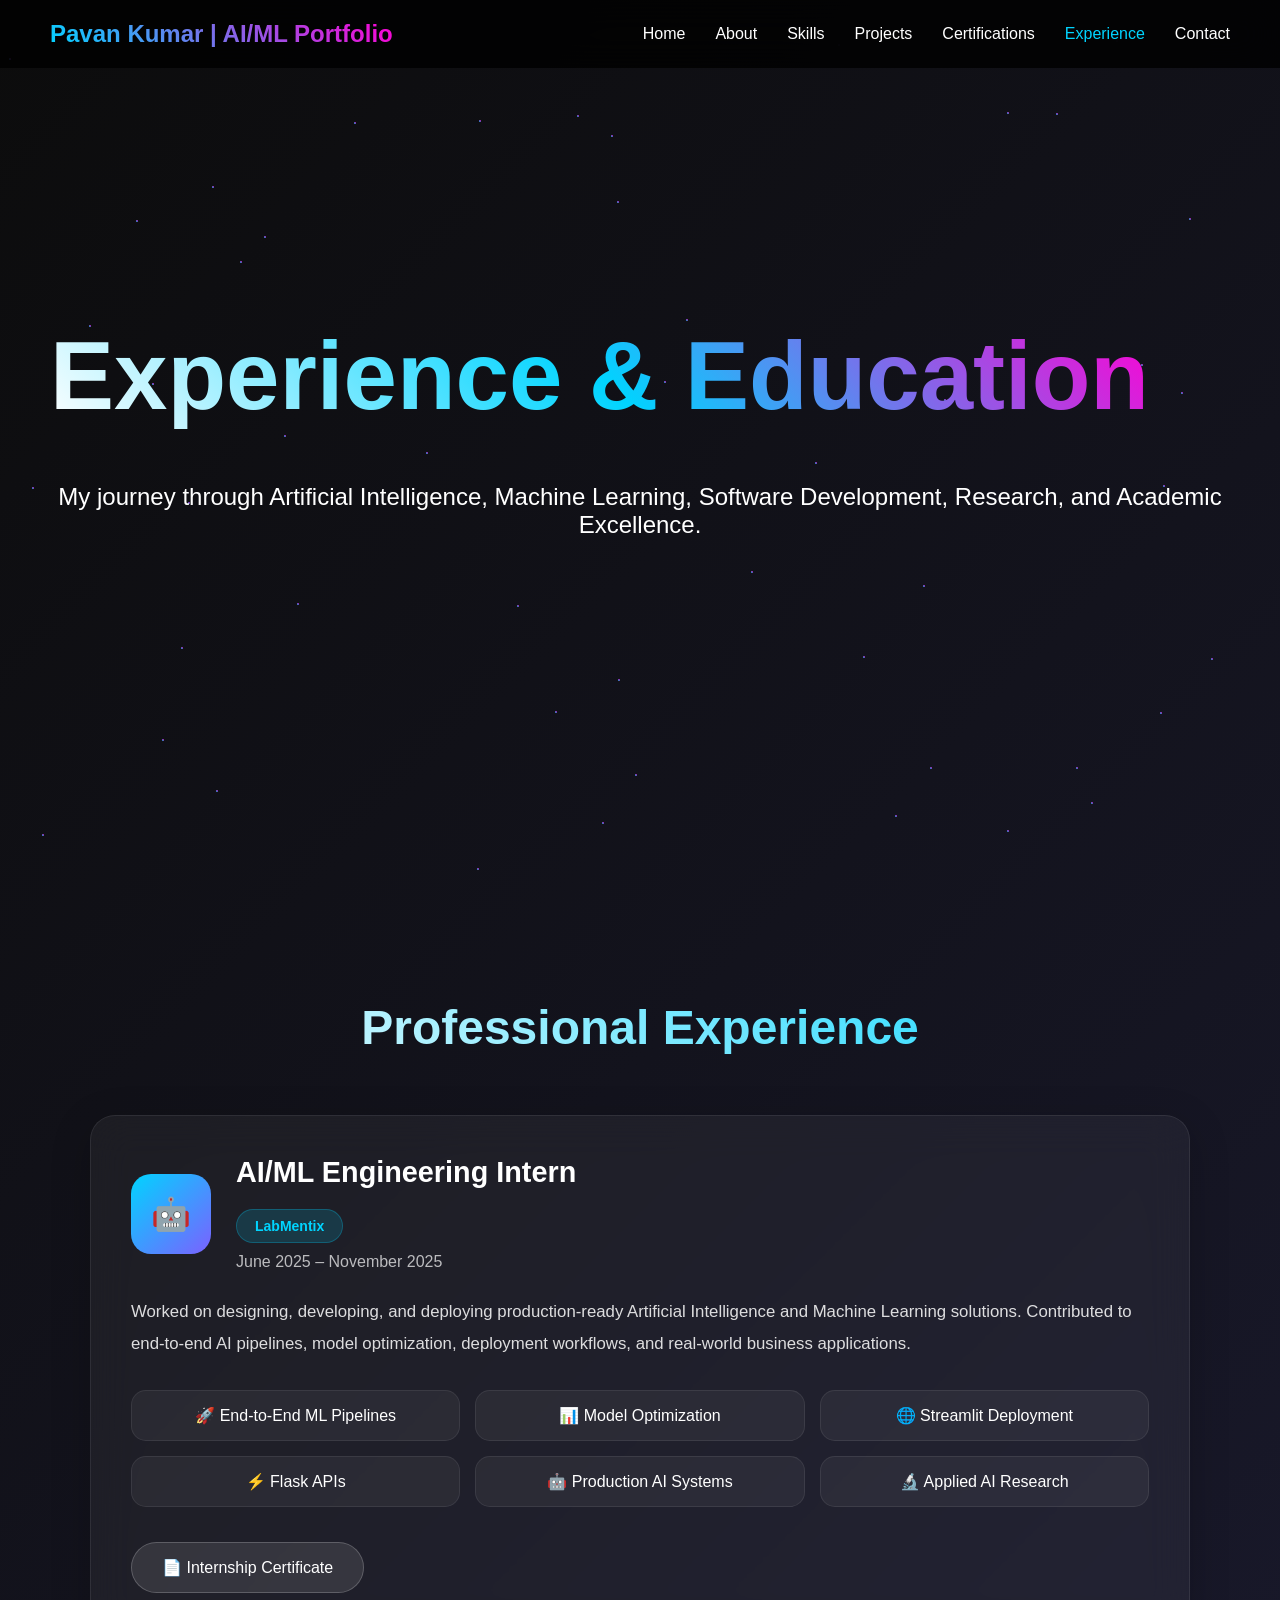
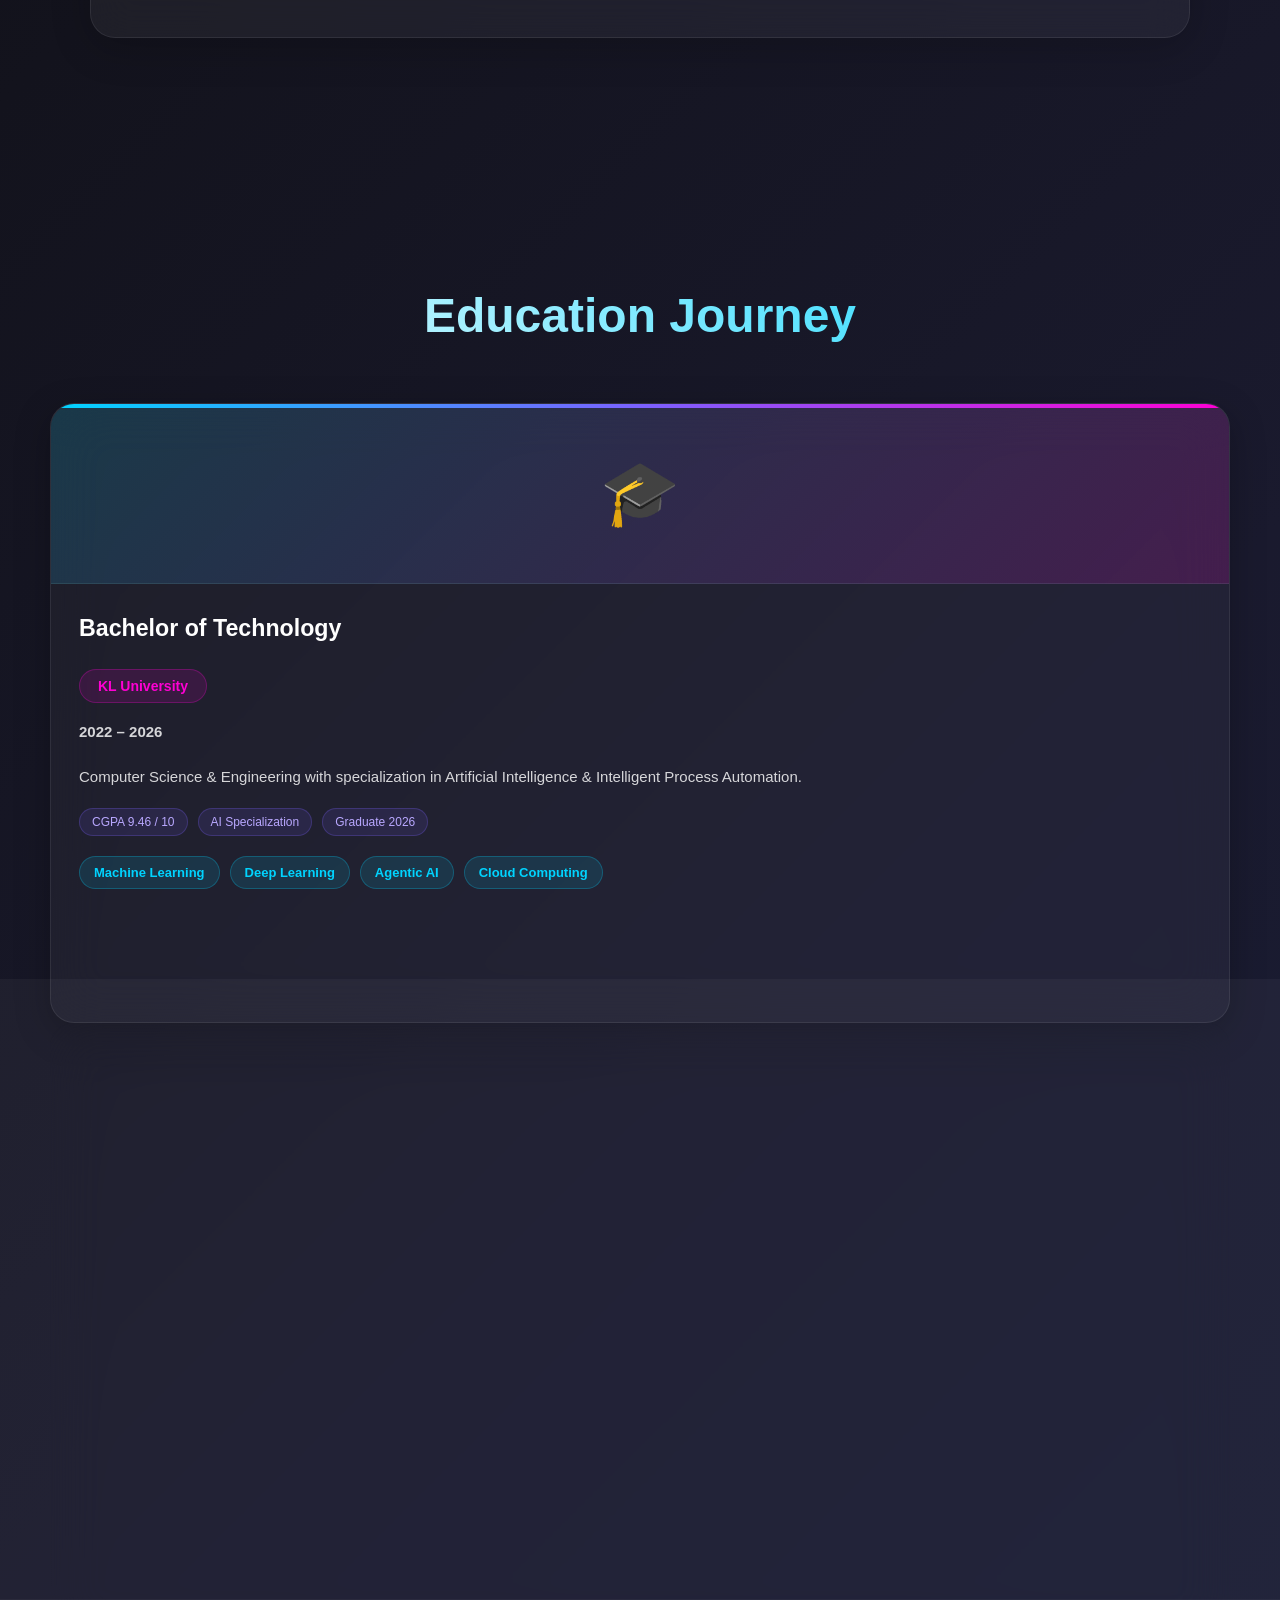
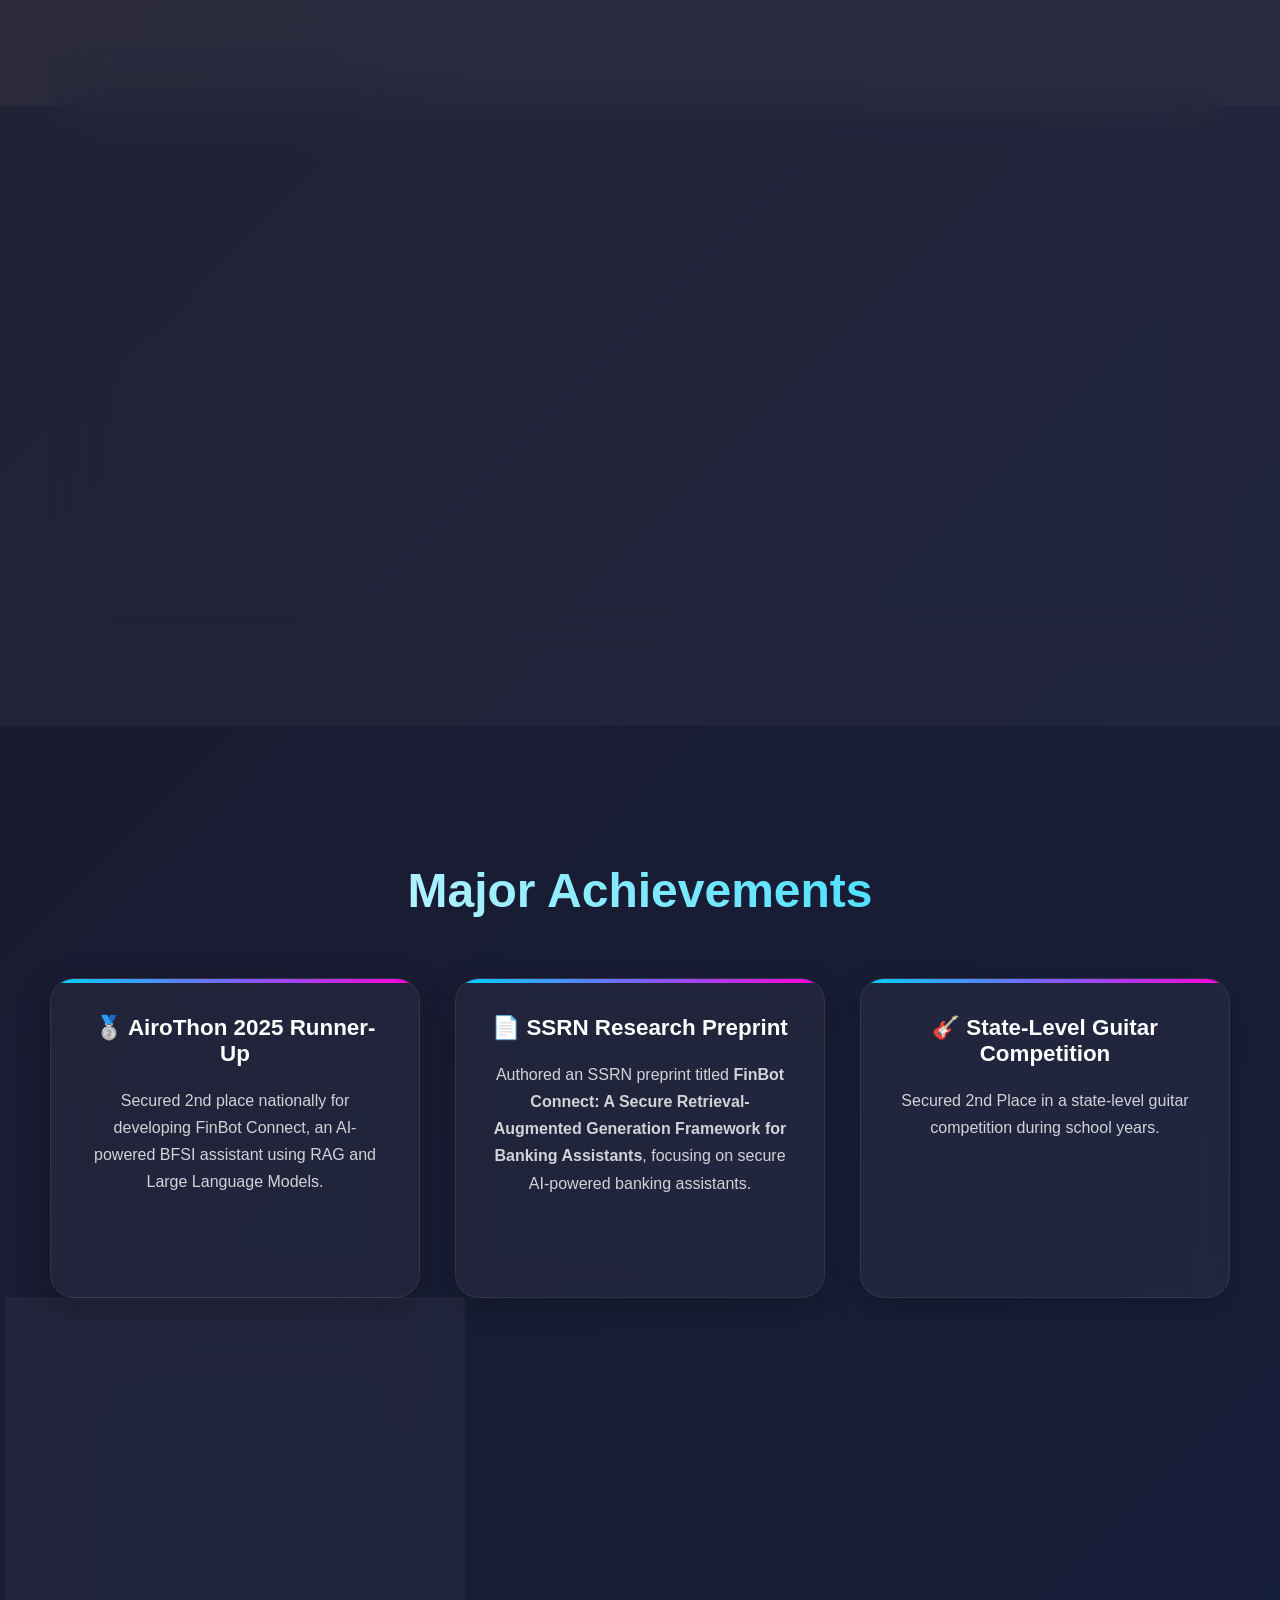
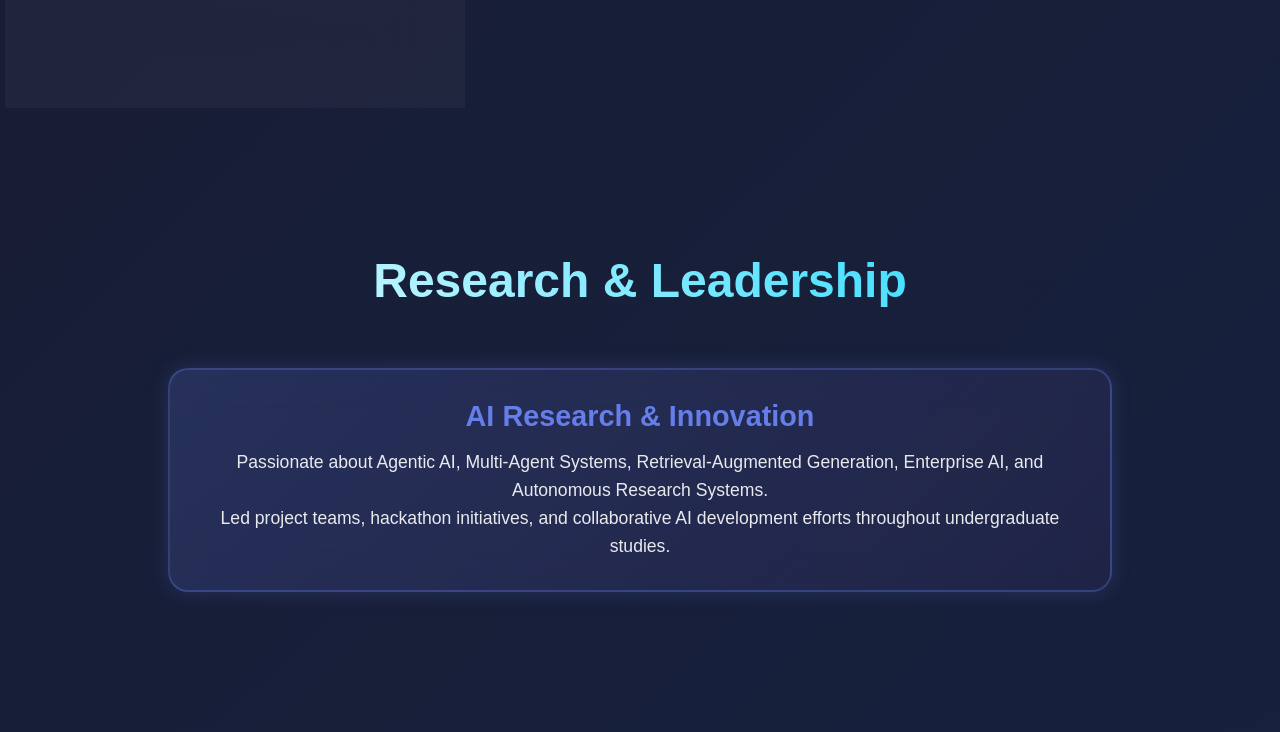
<file: experience.html>
<!DOCTYPE html>
<html lang="en">

<head>

    <meta charset="UTF-8">
    <meta name="viewport" content="width=device-width, initial-scale=1.0">

    <title>
        Experience | Pavan Kumar Dirisala
    </title>

    <link rel="stylesheet" href="styles.css">
    <script src="script.js" defer></script>

</head>

<body>

    <!-- Particles Background -->

    <div class="particles" id="particles"></div>

    <!-- Navigation -->

    <nav id="navbar">

        <div class="nav-container">

            <div class="logo">
                Pavan Kumar | AI/ML Portfolio
            </div>

            <ul class="nav-links">

                <li><a href="index.html">Home</a></li>
                <li><a href="about.html">About</a></li>
                <li><a href="skills.html">Skills</a></li>
                <li><a href="projects.html">Projects</a></li>
                <li><a href="certifications.html">Certifications</a></li>
                <li>
                    <a href="experience.html"
                       style="color:#00d4ff;">
                       Experience
                    </a>
                </li>
                <li><a href="contact.html">Contact</a></li>

            </ul>

        </div>

    </nav>

    <!-- Hero -->

    <section class="hero">

        <div class="hero-content">

            <h1>
                Experience & Education
            </h1>

            <p>
                My journey through Artificial Intelligence,
                Machine Learning, Software Development,
                Research, and Academic Excellence.
            </p>

        </div>

    </section>

    <!-- Experience -->
<section id="experience" class="animate-on-scroll">

    <h2 class="section-title">
        Professional Experience
    </h2>

    <div class="experience-card">

        <div class="experience-header">

            <div class="experience-logo">
                🤖
            </div>

            <div>

                <h3>
                    AI/ML Engineering Intern
                </h3>

                <div class="experience-badge">
                    LabMentix
                </div>

                <p class="experience-date">
                    June 2025 – November 2025
                </p>

            </div>

        </div>

        <div class="experience-description">

            <p>
                Worked on designing, developing, and deploying
                production-ready Artificial Intelligence and Machine
                Learning solutions. Contributed to end-to-end AI
                pipelines, model optimization, deployment workflows,
                and real-world business applications.
            </p>

        </div>

        <div class="experience-highlights">

            <div class="highlight-item">
                🚀 End-to-End ML Pipelines
            </div>

            <div class="highlight-item">
                📊 Model Optimization
            </div>

            <div class="highlight-item">
                🌐 Streamlit Deployment
            </div>

            <div class="highlight-item">
                ⚡ Flask APIs
            </div>

            <div class="highlight-item">
                🤖 Production AI Systems
            </div>

            <div class="highlight-item">
                🔬 Applied AI Research
            </div>

        </div>

        <div class="experience-footer">

            <a href="images/Pavan Kumar Dirisala Certificate .pdf"
               target="_blank"
               class="contact-link">

                📄 Internship Certificate

            </a>

        </div>

    </div>

</section>

<!-- =====================================
     EDUCATION JOURNEY
===================================== -->

<section id="education" class="animate-on-scroll">

    <h2 class="section-title">
        Education Journey
    </h2>

    <div class="projects-grid">

        <!-- B.Tech -->

        <div class="project-card">

            <div class="project-image">
                🎓
            </div>

            <div class="project-content">

                <h3>
                    Bachelor of Technology
                </h3>

                <div class="education-badge">
                    KL University
                </div>

                <p>
                    <strong>2022 – 2026</strong>
                </p>

                <p>
                    Computer Science & Engineering with specialization in
                    Artificial Intelligence & Intelligent Process Automation.
                </p>

                <div class="project-metrics">

                    <span class="metric">
                        CGPA 9.46 / 10
                    </span>

                    <span class="metric">
                        AI Specialization
                    </span>

                    <span class="metric">
                        Graduate 2026
                    </span>

                </div>

                <div class="project-tech">

                    <span class="tech-tag">Machine Learning</span>
                    <span class="tech-tag">Deep Learning</span>
                    <span class="tech-tag">Agentic AI</span>
                    <span class="tech-tag">Cloud Computing</span>

                </div>

            </div>

        </div>

        <!-- Intermediate -->

        <div class="project-card">

            <div class="project-image">
                📚
            </div>

            <div class="project-content">

                <h3>
                    Intermediate Education
                </h3>

                <div class="education-badge">
                    Sri Chaitanya Junior College
                </div>

                <p>
                    <strong>2019 – 2021</strong>
                </p>

                <p>
                    Completed BiPC stream with outstanding academic
                    performance and strong analytical foundations.
                </p>

                <div class="project-metrics">

                    <span class="metric">
                        94.3%
                    </span>

                    <span class="metric">
                        BiPC
                    </span>

                    <span class="metric">
                        Distinction
                    </span>

                </div>

                <div class="project-tech">

                    <span class="tech-tag">Biology</span>
                    <span class="tech-tag">Physics</span>
                    <span class="tech-tag">Chemistry</span>

                </div>

            </div>

        </div>

        <!-- School -->

        <div class="project-card">

            <div class="project-image">
                🏫
            </div>

            <div class="project-content">

                <h3>
                    Secondary Education
                </h3>

                <div class="education-badge">
                    Bhashyam Blooms, Guntur (CBSE)
                </div>

                <p>
                    <strong>2015 – 2019</strong>
                </p>

                <p>
                    Developed a strong academic foundation in Mathematics,
                    Science, leadership, and extracurricular activities.
                </p>

                <div class="project-metrics">

                    <span class="metric">
                        91.2%
                    </span>

                    <span class="metric">
                        CBSE
                    </span>

                    <span class="metric">
                        Merit Student
                    </span>

                </div>

                <div class="project-tech">

                    <span class="tech-tag">
                        🥈 State Guitar Competition
                    </span>

                    <span class="tech-tag">
                        🏅 Mathematics Olympiad
                    </span>

                </div>

            </div>

        </div>

    </div>

</section>



    <!-- Achievements -->

    <section class="animate-on-scroll">

        <h2 class="section-title">
            Major Achievements
        </h2>

        <div class="skills-grid">

            <div class="skill-card">

                <h3>
                    🥈 AiroThon 2025 Runner-Up
                </h3>

                <p>
                    Secured 2nd place nationally for developing
                    FinBot Connect, an AI-powered BFSI assistant
                    using RAG and Large Language Models.
                </p>

            </div>

            <div class="skill-card">

             <h3>
    📄 SSRN Research Preprint
</h3>

<p>
    Authored an SSRN preprint titled
    <strong>FinBot Connect: A Secure Retrieval-Augmented Generation Framework
    for Banking Assistants</strong>, focusing on secure AI-powered banking assistants.
</p>

            </div>

            <div class="skill-card">

                <h3>
                    🎸 State-Level Guitar Competition
                </h3>

                <p>
                    Secured 2nd Place in a state-level
                    guitar competition during school years.
                </p>

            </div>

            <div class="skill-card">

                <h3>
                    🏅 Mathematics Olympiad
                </h3>

                <p>
                    Secured 2nd Place in an
                    Inter-School Mathematics Olympiad.
                </p>

            </div>

        </div>

    </section>

    <!-- Research & Leadership -->

    <section class="animate-on-scroll">

        <h2 class="section-title">
            Research & Leadership
        </h2>

        <div class="achievement-banner">

            <h3>
                AI Research & Innovation
            </h3>

            <p>
                Passionate about Agentic AI,
                Multi-Agent Systems,
                Retrieval-Augmented Generation,
                Enterprise AI, and Autonomous Research Systems.
            </p>

            <p>
                Led project teams, hackathon initiatives,
                and collaborative AI development efforts
                throughout undergraduate studies.
            </p>

        </div>

    </section>

</body>

</html>
</file>
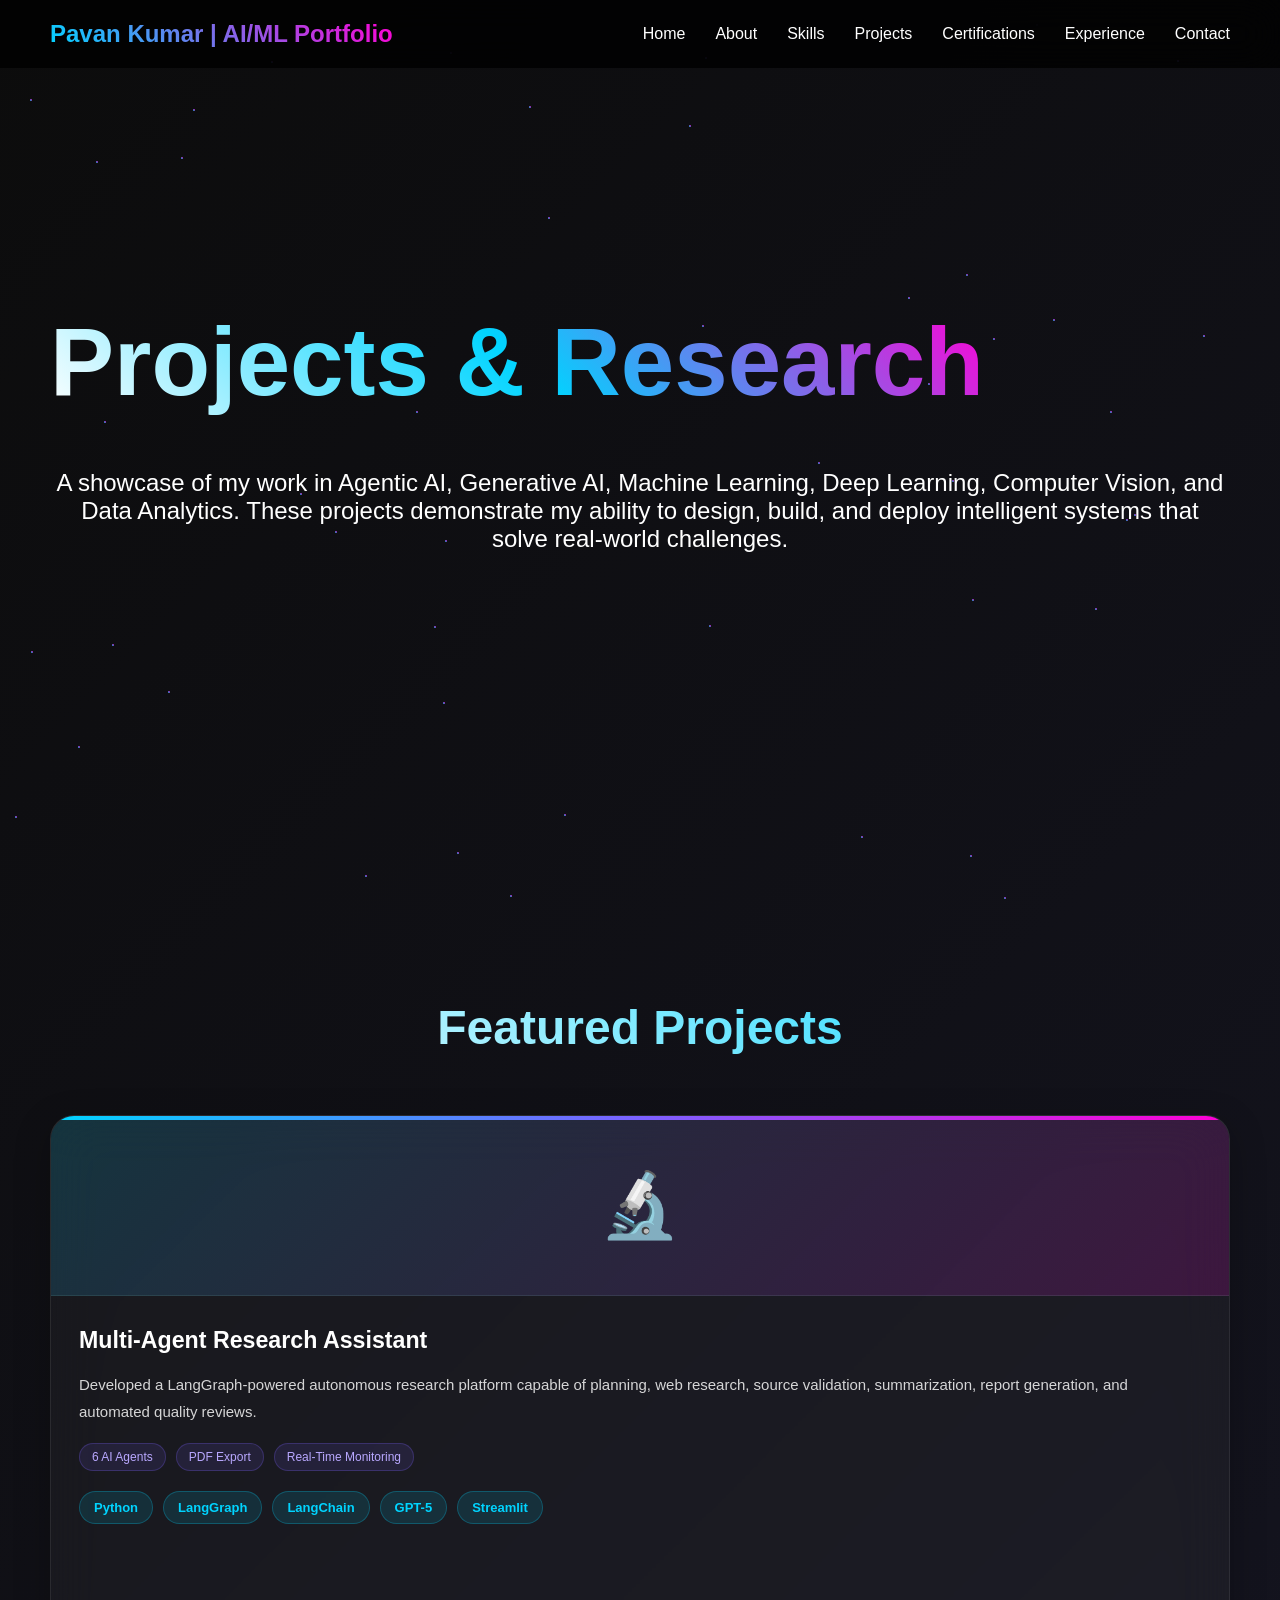
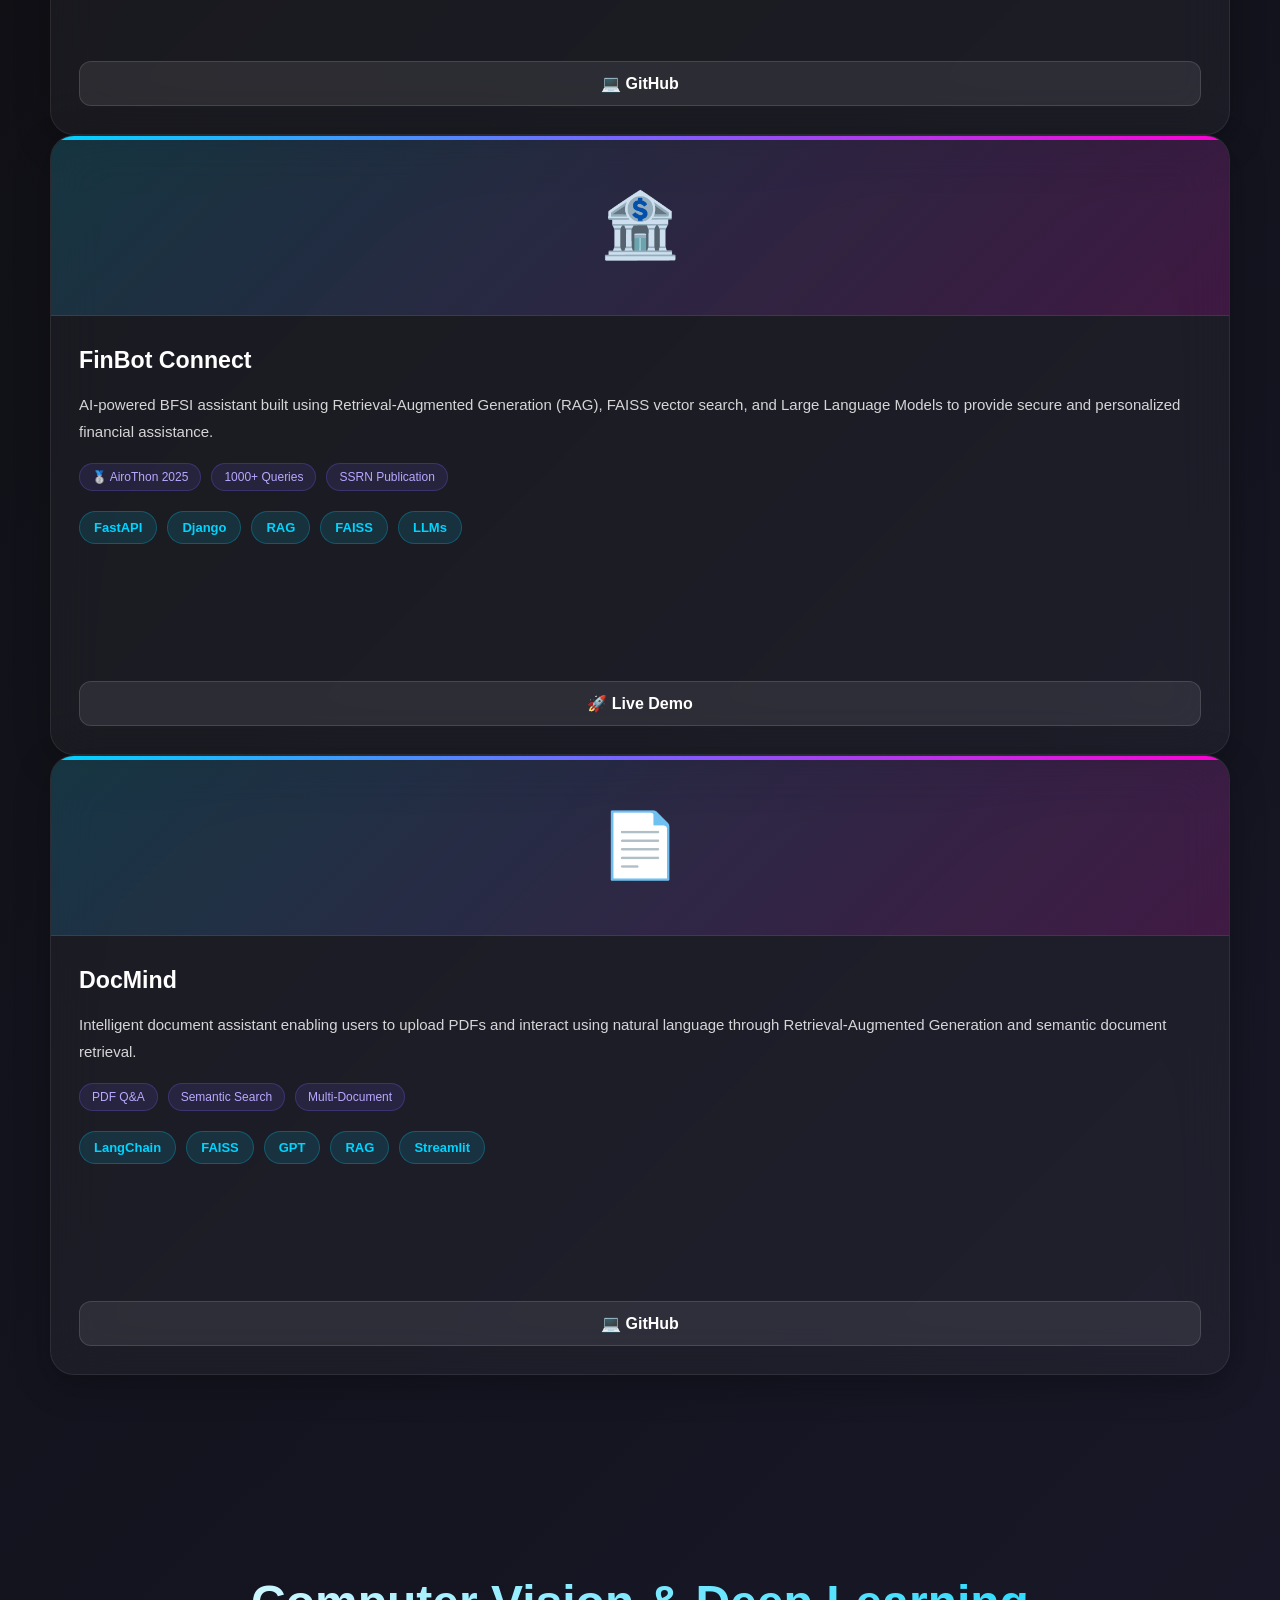
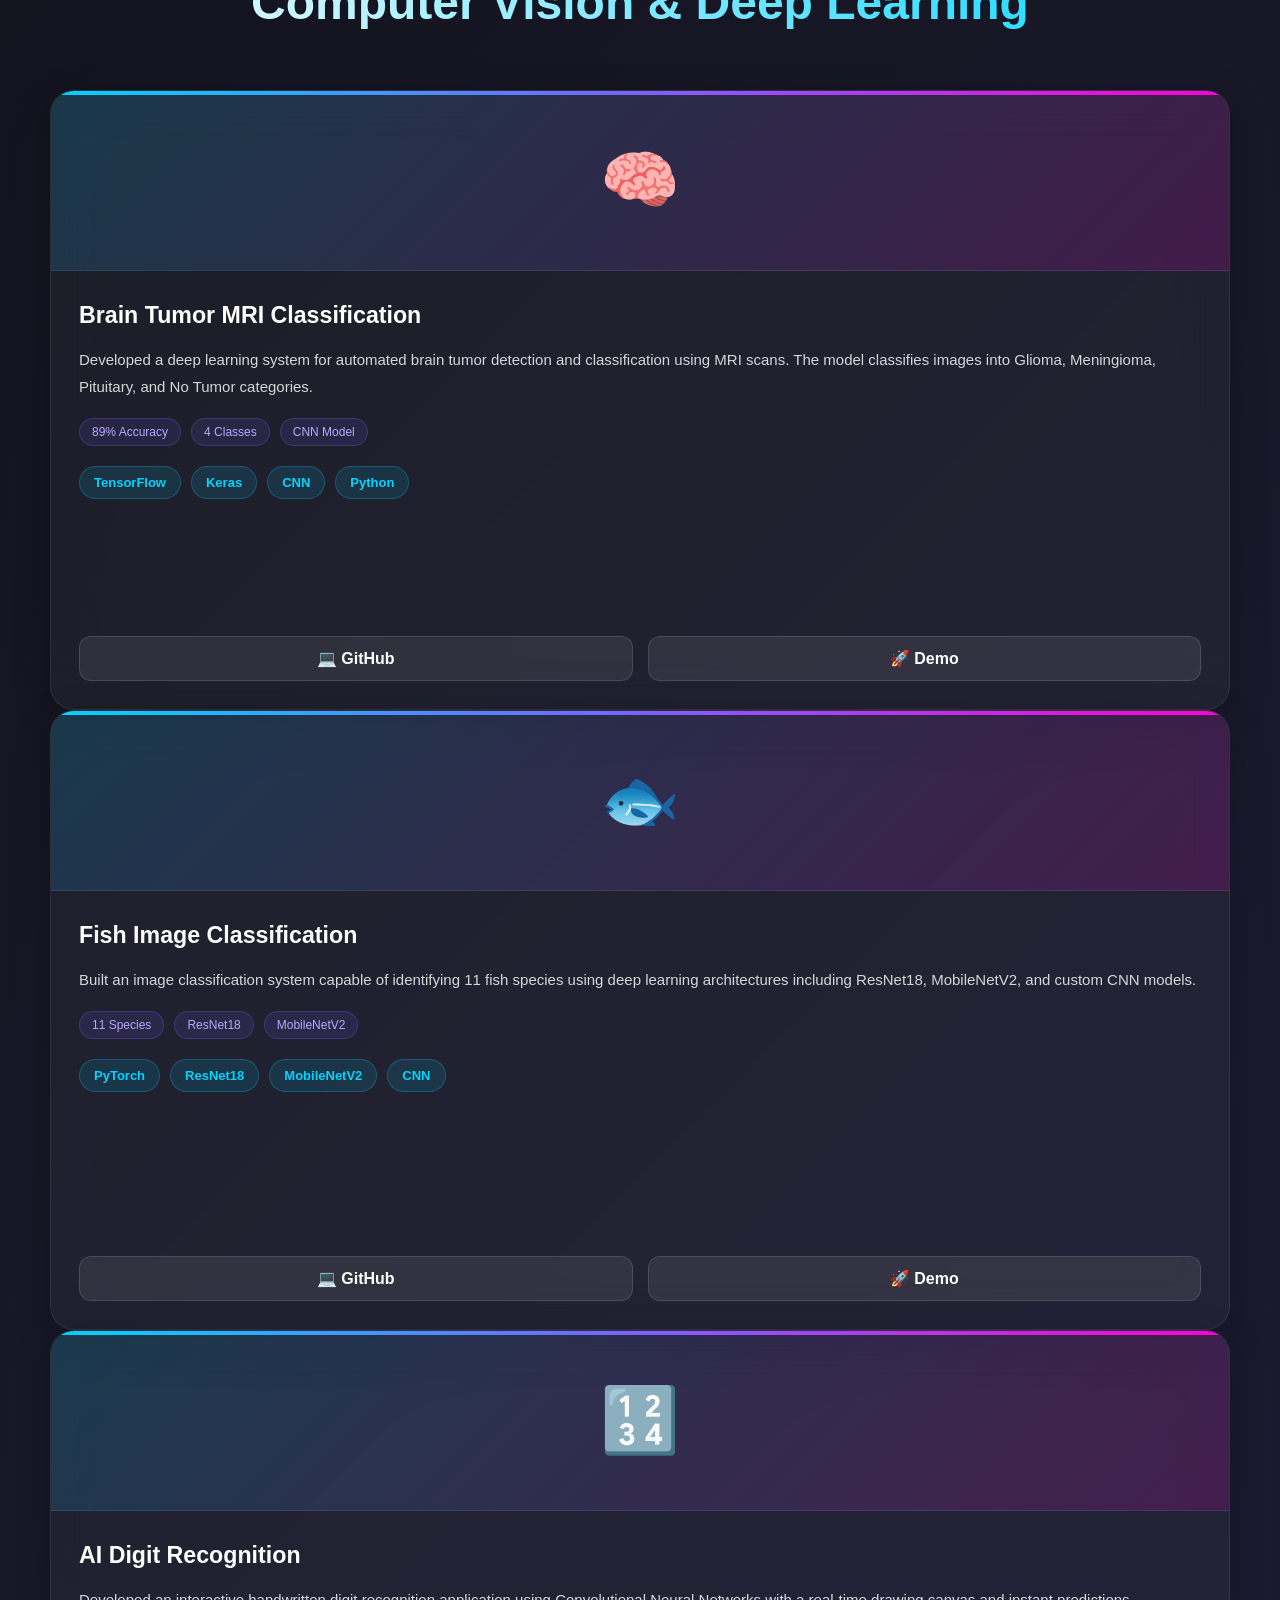
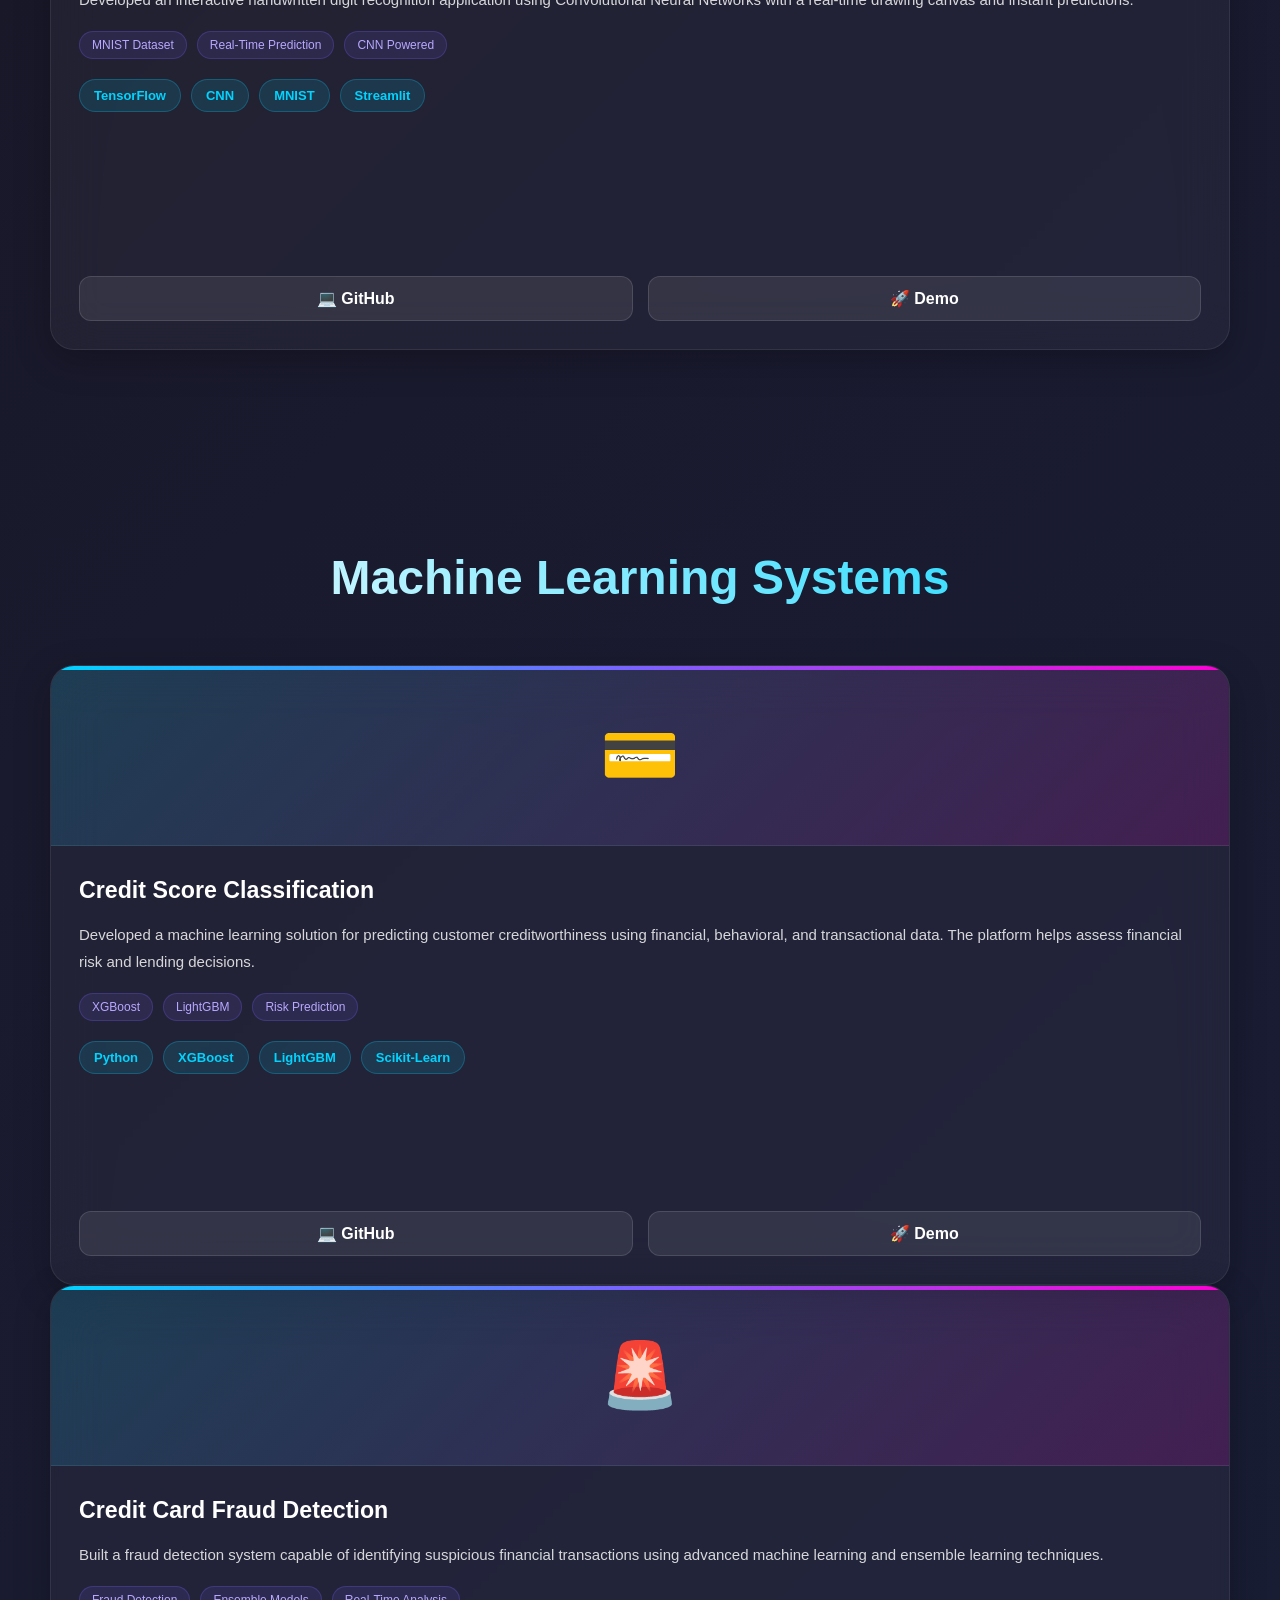
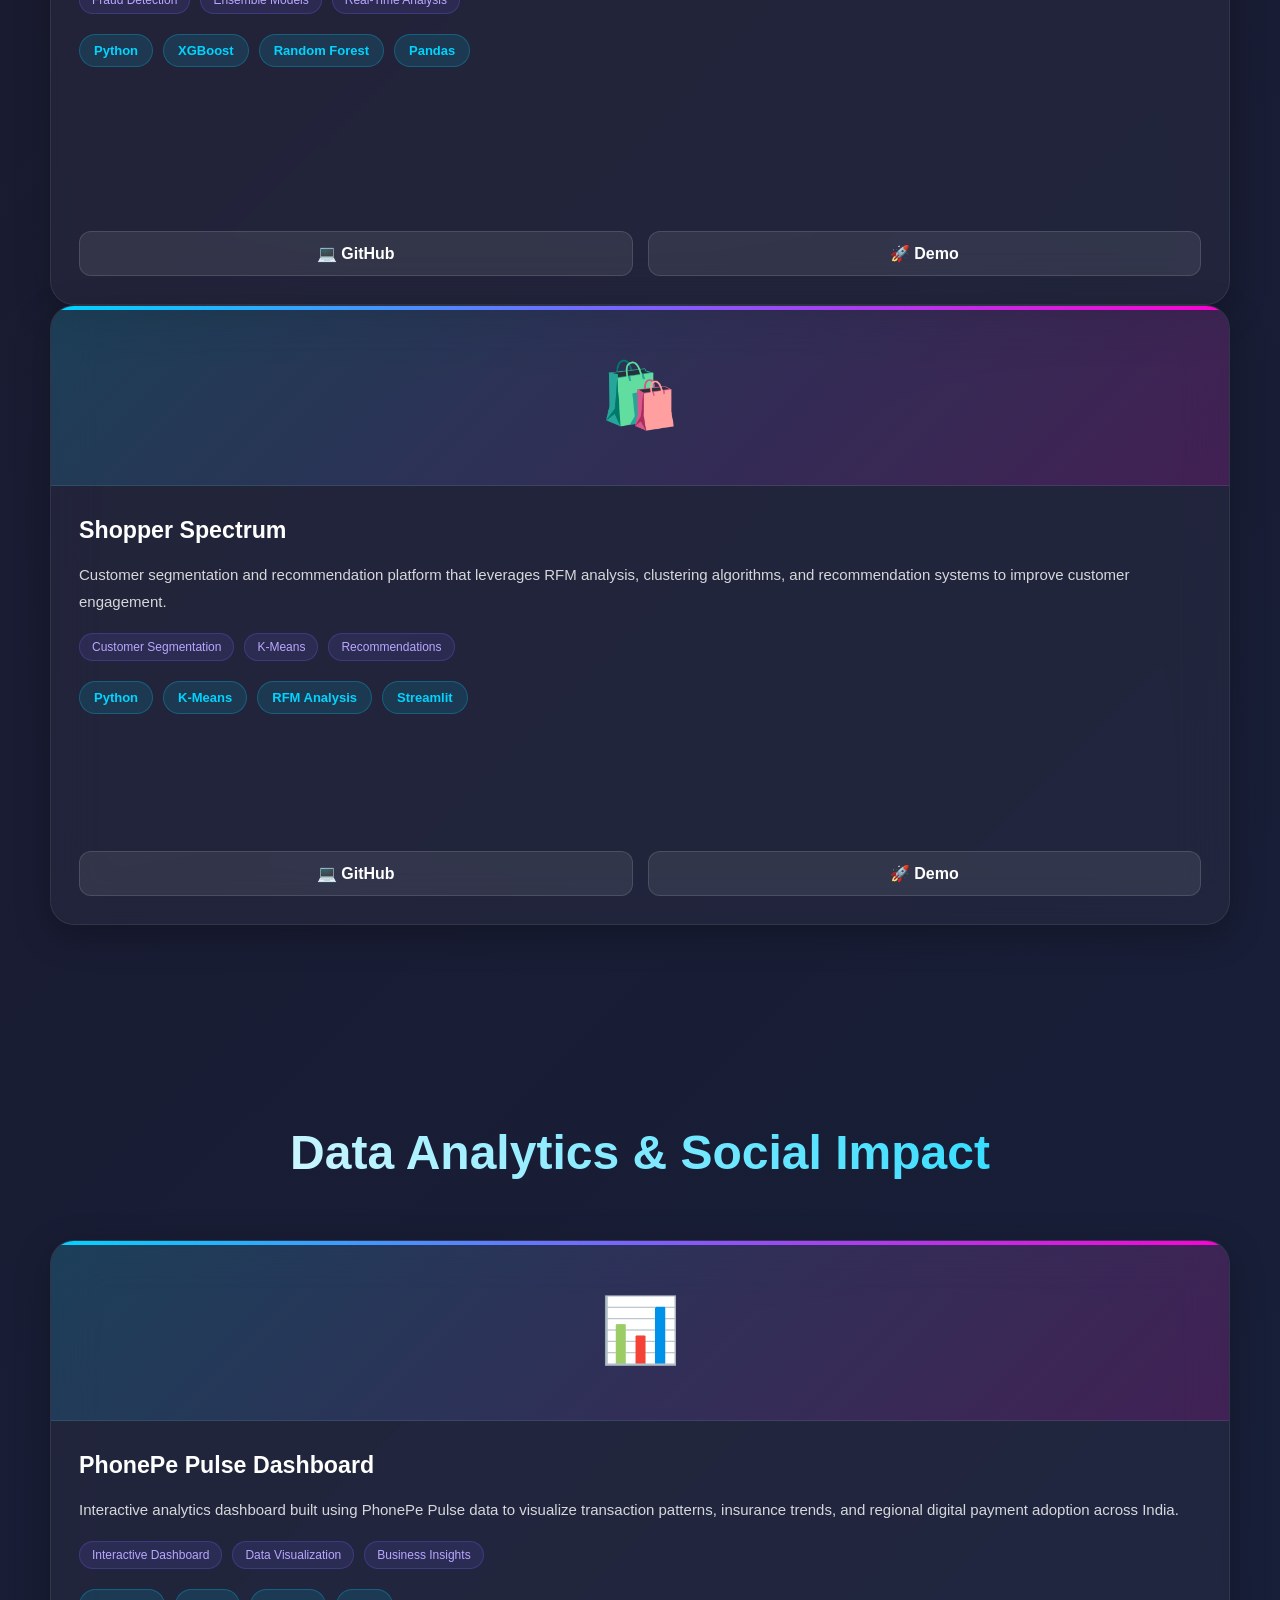
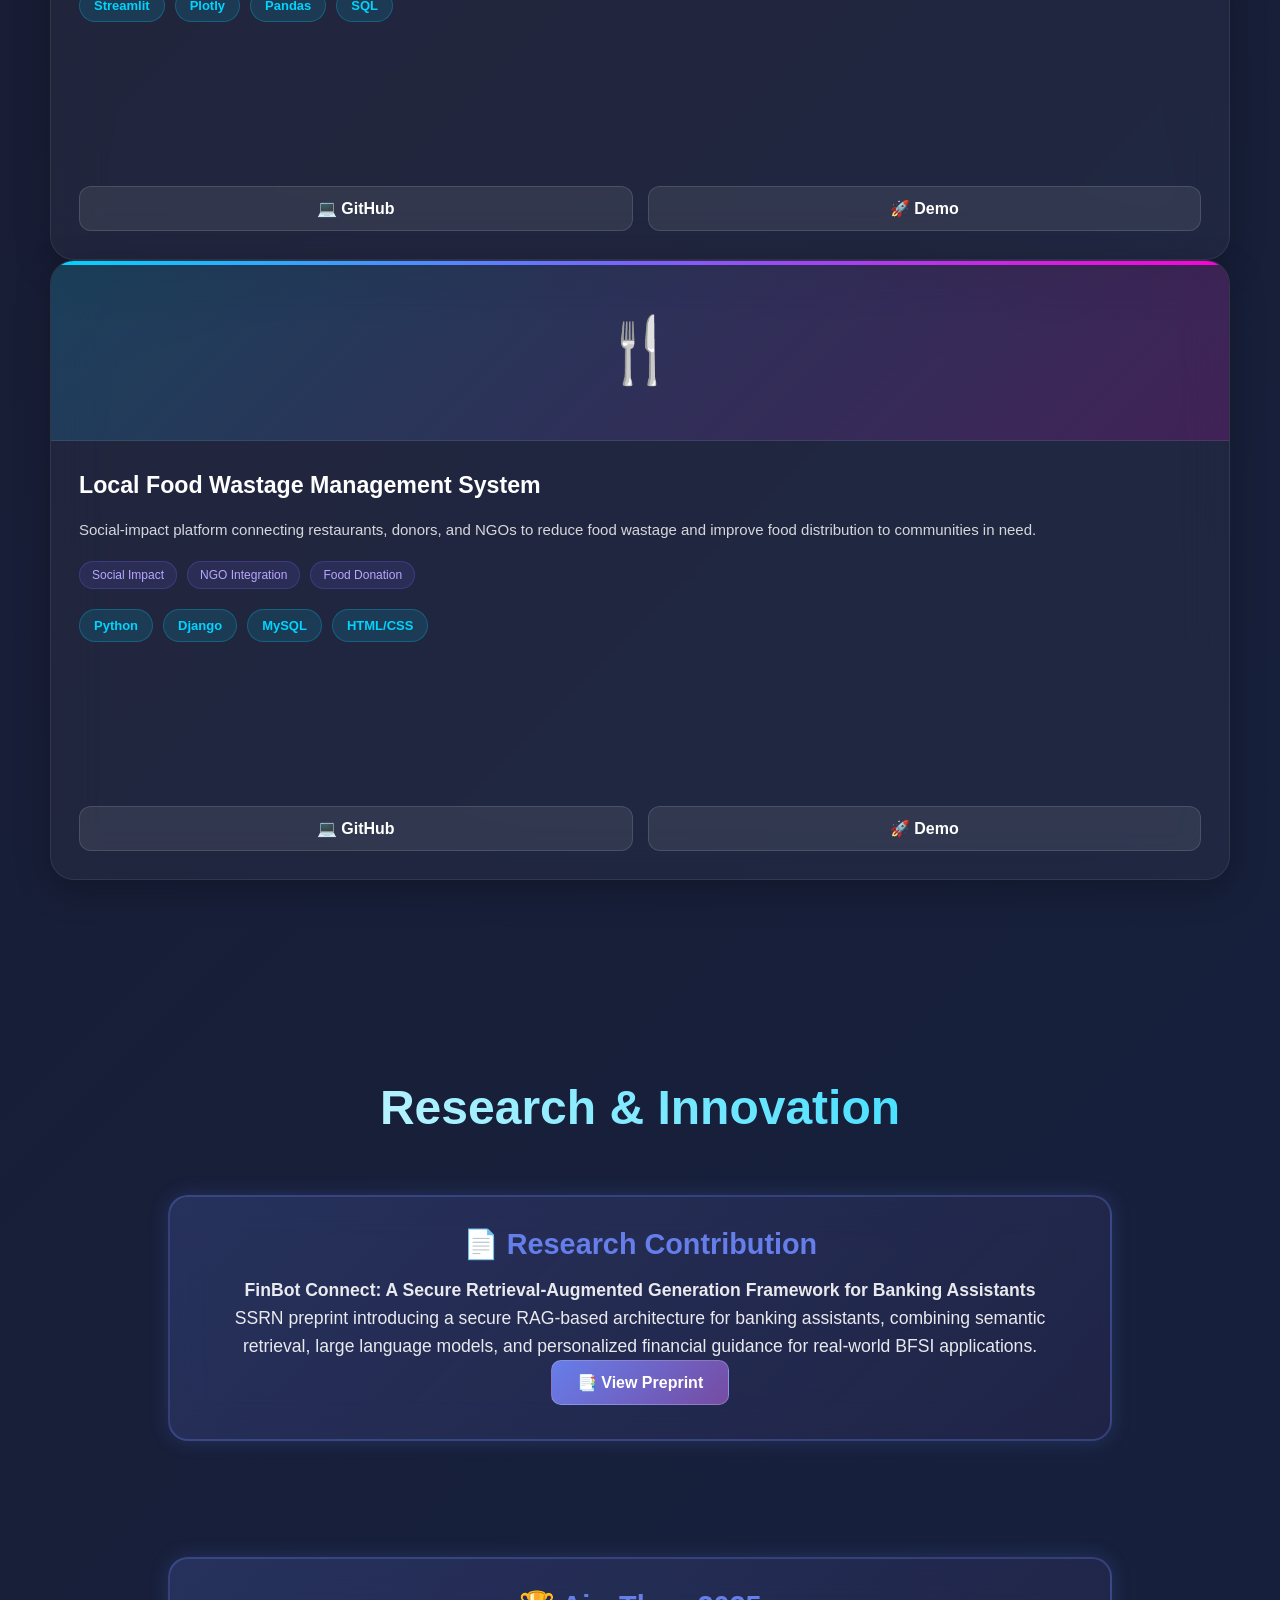
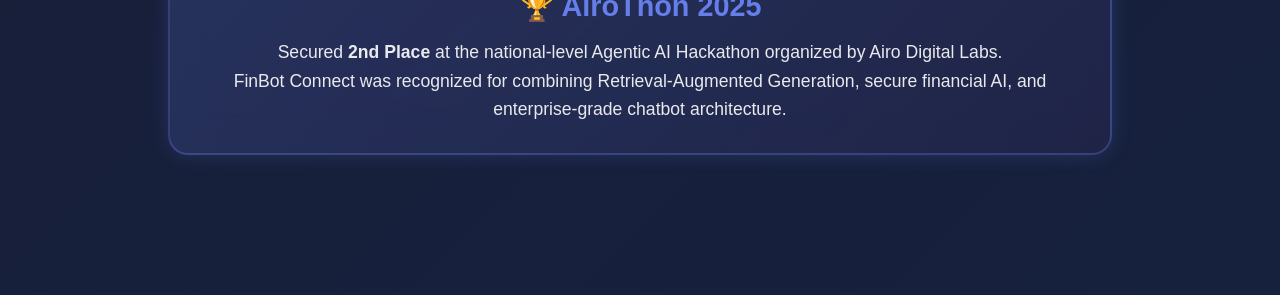
<file: projects.html>
<!DOCTYPE html>
<html lang="en">
<head>
<meta charset="UTF-8">
<meta name="viewport" content="width=device-width, initial-scale=1.0">
<title>Projects | Pavan Kumar Dirisala</title>
<link rel="stylesheet" href="styles.css">
<script src="script.js" defer></script>
</head>
<body>

<div class="particles" id="particles"></div>

<nav id="navbar">
<div class="nav-container">
<div class="logo">Pavan Kumar | AI/ML Portfolio</div>
<ul class="nav-links">
<li><a href="index.html">Home</a></li>
<li><a href="about.html">About</a></li>
<li><a href="skills.html">Skills</a></li>
<li><a href="projects.html">Projects</a></li>
<li><a href="certifications.html">Certifications</a></li>
<li><a href="experience.html">Experience</a></li>
<li><a href="contact.html">Contact</a></li>
</ul>
</div>
</nav>
<section class="hero">

    <div class="hero-content">

        <h1>
            Projects & Research
        </h1>

        <p>
            A showcase of my work in Agentic AI, Generative AI,
            Machine Learning, Deep Learning, Computer Vision,
            and Data Analytics. These projects demonstrate my
            ability to design, build, and deploy intelligent
            systems that solve real-world challenges.
        </p>

    </div>

</section>
<section class="animate-on-scroll">

    <h2 class="section-title">
        Featured Projects
    </h2>

    <div class="projects-grid">

        <!-- Multi-Agent Research Assistant -->

        <div class="project-card">

            <div class="project-image">
                🔬
            </div>

            <div class="project-content">

                <h3>
                    Multi-Agent Research Assistant
                </h3>

                <p>
                    Developed a LangGraph-powered autonomous research platform
                    capable of planning, web research, source validation,
                    summarization, report generation, and automated quality reviews.
                </p>

                <div class="project-metrics">

                    <span class="metric">
                        6 AI Agents
                    </span>

                    <span class="metric">
                        PDF Export
                    </span>

                    <span class="metric">
                        Real-Time Monitoring
                    </span>

                </div>

                <div class="project-tech">

                    <span class="tech-tag">Python</span>
                    <span class="tech-tag">LangGraph</span>
                    <span class="tech-tag">LangChain</span>
                    <span class="tech-tag">GPT-5</span>
                    <span class="tech-tag">Streamlit</span>

                </div>

            </div>

            <div class="project-links">

                <a href="https://github.com/Pavan-Kumar-Dirisala/azentrix-fullstack-task2"
                   target="_blank"
                   class="link-btn">

                    💻 GitHub

                </a>

            </div>

        </div>

        <!-- FinBot Connect -->

        <div class="project-card">

            <div class="project-image">
                🏦
            </div>

            <div class="project-content">

                <h3>
                    FinBot Connect
                </h3>

                <p>
                    AI-powered BFSI assistant built using Retrieval-Augmented
                    Generation (RAG), FAISS vector search, and Large Language
                    Models to provide secure and personalized financial assistance.
                </p>

                <div class="project-metrics">

                    <span class="metric">
                        🥈 AiroThon 2025
                    </span>

                    <span class="metric">
                        1000+ Queries
                    </span>

                    <span class="metric">
                        SSRN Publication
                    </span>

                </div>

                <div class="project-tech">

                    <span class="tech-tag">FastAPI</span>
                    <span class="tech-tag">Django</span>
                    <span class="tech-tag">RAG</span>
                    <span class="tech-tag">FAISS</span>
                    <span class="tech-tag">LLMs</span>

                </div>

            </div>

            <div class="project-links">

                <a href="https://2200030495.pythonanywhere.com"
                   target="_blank"
                   class="link-btn">

                    🚀 Live Demo

                </a>

            </div>

        </div>

        <!-- DocMind -->

        <div class="project-card">

            <div class="project-image">
                📄
            </div>

            <div class="project-content">

                <h3>
                    DocMind
                </h3>

                <p>
                    Intelligent document assistant enabling users to upload PDFs
                    and interact using natural language through Retrieval-Augmented
                    Generation and semantic document retrieval.
                </p>

                <div class="project-metrics">

                    <span class="metric">
                        PDF Q&A
                    </span>

                    <span class="metric">
                        Semantic Search
                    </span>

                    <span class="metric">
                        Multi-Document
                    </span>

                </div>

                <div class="project-tech">

                    <span class="tech-tag">LangChain</span>
                    <span class="tech-tag">FAISS</span>
                    <span class="tech-tag">GPT</span>
                    <span class="tech-tag">RAG</span>
                    <span class="tech-tag">Streamlit</span>

                </div>

            </div>

            <div class="project-links">

                <a href="https://github.com/Pavan-Kumar-Dirisala/azentrix-fullstack-task1-"
                   target="_blank"
                   class="link-btn">

                    💻 GitHub

                </a>

            </div>

        </div>

    </div>

</section>




<section class="animate-on-scroll">

    <h2 class="section-title">
        Computer Vision & Deep Learning
    </h2>

    <div class="projects-grid">

        <!-- Brain Tumor Classification -->

        <div class="project-card">

            <div class="project-image">
                🧠
            </div>

            <div class="project-content">

                <h3>
                    Brain Tumor MRI Classification
                </h3>

                <p>
                    Developed a deep learning system for automated brain tumor
                    detection and classification using MRI scans. The model
                    classifies images into Glioma, Meningioma, Pituitary,
                    and No Tumor categories.
                </p>

                <div class="project-metrics">

                    <span class="metric">
                        89% Accuracy
                    </span>

                    <span class="metric">
                        4 Classes
                    </span>

                    <span class="metric">
                        CNN Model
                    </span>

                </div>

                <div class="project-tech">

                    <span class="tech-tag">TensorFlow</span>
                    <span class="tech-tag">Keras</span>
                    <span class="tech-tag">CNN</span>
                    <span class="tech-tag">Python</span>

                </div>

            </div>

            <div class="project-links">

                <a href="https://github.com/Pavan-Kumar-Dirisala/Brain-Tumor-Classification"
                   target="_blank"
                   class="link-btn">

                    💻 GitHub

                </a>

                <a href="https://braintumer.streamlit.app"
                   target="_blank"
                   class="link-btn">

                    🚀 Demo

                </a>

            </div>

        </div>

        <!-- Fish Image Classification -->

        <div class="project-card">

            <div class="project-image">
                🐟
            </div>

            <div class="project-content">

                <h3>
                    Fish Image Classification
                </h3>

                <p>
                    Built an image classification system capable of identifying
                    11 fish species using deep learning architectures including
                    ResNet18, MobileNetV2, and custom CNN models.
                </p>

                <div class="project-metrics">

                    <span class="metric">
                        11 Species
                    </span>

                    <span class="metric">
                        ResNet18
                    </span>

                    <span class="metric">
                        MobileNetV2
                    </span>

                </div>

                <div class="project-tech">

                    <span class="tech-tag">PyTorch</span>
                    <span class="tech-tag">ResNet18</span>
                    <span class="tech-tag">MobileNetV2</span>
                    <span class="tech-tag">CNN</span>

                </div>

            </div>

            <div class="project-links">

                <a href="https://github.com/Pavan-Kumar-Dirisala/Fish_image_classification"
                   target="_blank"
                   class="link-btn">

                    💻 GitHub

                </a>

                <a href="https://fishimageclassification.streamlit.app"
                   target="_blank"
                   class="link-btn">

                    🚀 Demo

                </a>

            </div>

        </div>

        <!-- AI Digit Recognition -->

        <div class="project-card">

            <div class="project-image">
                🔢
            </div>

            <div class="project-content">

                <h3>
                    AI Digit Recognition
                </h3>

                <p>
                    Developed an interactive handwritten digit recognition
                    application using Convolutional Neural Networks with a
                    real-time drawing canvas and instant predictions.
                </p>

                <div class="project-metrics">

                    <span class="metric">
                        MNIST Dataset
                    </span>

                    <span class="metric">
                        Real-Time Prediction
                    </span>

                    <span class="metric">
                        CNN Powered
                    </span>

                </div>

                <div class="project-tech">

                    <span class="tech-tag">TensorFlow</span>
                    <span class="tech-tag">CNN</span>
                    <span class="tech-tag">MNIST</span>
                    <span class="tech-tag">Streamlit</span>

                </div>

            </div>

            <div class="project-links">

                <a href="https://github.com/Pavan-Kumar-Dirisala/AI-digit-recognition"
                   target="_blank"
                   class="link-btn">

                    💻 GitHub

                </a>

                <a href="https://ai-digit-recognition-mzzyefjfittj6xypadrrmz.streamlit.app/"
                   target="_blank"
                   class="link-btn">

                    🚀 Demo

                </a>

            </div>

        </div>

    </div>

</section>


<!-- =========================
     MACHINE LEARNING SYSTEMS
========================= -->

<section class="animate-on-scroll">

    <h2 class="section-title">
        Machine Learning Systems
    </h2>

    <div class="projects-grid">

        <!-- Credit Score Classification -->

        <div class="project-card">

            <div class="project-image">
                💳
            </div>

            <div class="project-content">

                <h3>
                    Credit Score Classification
                </h3>

                <p>
                    Developed a machine learning solution for predicting customer
                    creditworthiness using financial, behavioral, and transactional
                    data. The platform helps assess financial risk and lending decisions.
                </p>

                <div class="project-metrics">

                    <span class="metric">
                        XGBoost
                    </span>

                    <span class="metric">
                        LightGBM
                    </span>

                    <span class="metric">
                        Risk Prediction
                    </span>

                </div>

                <div class="project-tech">

                    <span class="tech-tag">Python</span>
                    <span class="tech-tag">XGBoost</span>
                    <span class="tech-tag">LightGBM</span>
                    <span class="tech-tag">Scikit-Learn</span>

                </div>

            </div>

            <div class="project-links">

                <a href="https://github.com/Pavan-Kumar-Dirisala/Paisabazaar-Credit-Score-Classification"
                   target="_blank"
                   class="link-btn">

                    💻 GitHub

                </a>

                <a href="https://creditworthinessapp.streamlit.app"
                   target="_blank"
                   class="link-btn">

                    🚀 Demo

                </a>

            </div>

        </div>

        <!-- Credit Card Fraud Detection -->

        <div class="project-card">

            <div class="project-image">
                🚨
            </div>

            <div class="project-content">

                <h3>
                    Credit Card Fraud Detection
                </h3>

                <p>
                    Built a fraud detection system capable of identifying
                    suspicious financial transactions using advanced machine
                    learning and ensemble learning techniques.
                </p>

                <div class="project-metrics">

                    <span class="metric">
                        Fraud Detection
                    </span>

                    <span class="metric">
                        Ensemble Models
                    </span>

                    <span class="metric">
                        Real-Time Analysis
                    </span>

                </div>

                <div class="project-tech">

                    <span class="tech-tag">Python</span>
                    <span class="tech-tag">XGBoost</span>
                    <span class="tech-tag">Random Forest</span>
                    <span class="tech-tag">Pandas</span>

                </div>

            </div>

            <div class="project-links">

                <a href="https://github.com/Pavan-Kumar-Dirisala/Credit-Card-Fraud-Detection"
                   target="_blank"
                   class="link-btn">

                    💻 GitHub

                </a>

                <a href="https://credit-card-fraud-detection-by-pavan.streamlit.app"
                   target="_blank"
                   class="link-btn">

                    🚀 Demo

                </a>

            </div>

        </div>

        <!-- Shopper Spectrum -->

        <div class="project-card">

            <div class="project-image">
                🛍️
            </div>

            <div class="project-content">

                <h3>
                    Shopper Spectrum
                </h3>

                <p>
                    Customer segmentation and recommendation platform that
                    leverages RFM analysis, clustering algorithms, and
                    recommendation systems to improve customer engagement.
                </p>

                <div class="project-metrics">

                    <span class="metric">
                        Customer Segmentation
                    </span>

                    <span class="metric">
                        K-Means
                    </span>

                    <span class="metric">
                        Recommendations
                    </span>

                </div>

                <div class="project-tech">

                    <span class="tech-tag">Python</span>
                    <span class="tech-tag">K-Means</span>
                    <span class="tech-tag">RFM Analysis</span>
                    <span class="tech-tag">Streamlit</span>

                </div>

            </div>

            <div class="project-links">

                <a href="https://github.com/Pavan-Kumar-Dirisala/Shopper-Spectrum-Customer-Segmentation-and-Product-Recommendations-in-E-Commerce"
                   target="_blank"
                   class="link-btn">

                    💻 GitHub

                </a>

                <a href="https://mntyf3csgfdbjauil4mdx5.streamlit.app"
                   target="_blank"
                   class="link-btn">

                    🚀 Demo

                </a>

            </div>

        </div>

    </div>

</section>

<!-- =========================
     DATA ANALYTICS & SOCIAL IMPACT
========================= -->

<section class="animate-on-scroll">

    <h2 class="section-title">
        Data Analytics & Social Impact
    </h2>

    <div class="projects-grid">

        <!-- PhonePe Dashboard -->

        <div class="project-card">

            <div class="project-image">
                📊
            </div>

            <div class="project-content">

                <h3>
                    PhonePe Pulse Dashboard
                </h3>

                <p>
                    Interactive analytics dashboard built using PhonePe Pulse
                    data to visualize transaction patterns, insurance trends,
                    and regional digital payment adoption across India.
                </p>

                <div class="project-metrics">

                    <span class="metric">
                        Interactive Dashboard
                    </span>

                    <span class="metric">
                        Data Visualization
                    </span>

                    <span class="metric">
                        Business Insights
                    </span>

                </div>

                <div class="project-tech">

                    <span class="tech-tag">Streamlit</span>
                    <span class="tech-tag">Plotly</span>
                    <span class="tech-tag">Pandas</span>
                    <span class="tech-tag">SQL</span>

                </div>

            </div>

            <div class="project-links">

                <a href="https://github.com/Pavan-Kumar-Dirisala/PhonePe-DataAnalysis"
                   target="_blank"
                   class="link-btn">

                    💻 GitHub

                </a>

                <a href="https://phonepeplusdataanalysisdashboard.streamlit.app"
                   target="_blank"
                   class="link-btn">

                    🚀 Demo

                </a>

            </div>

        </div>

        <!-- Food Wastage Management -->

        <div class="project-card">

            <div class="project-image">
                🍴
            </div>

            <div class="project-content">

                <h3>
                    Local Food Wastage Management System
                </h3>

                <p>
                    Social-impact platform connecting restaurants, donors,
                    and NGOs to reduce food wastage and improve food
                    distribution to communities in need.
                </p>

                <div class="project-metrics">

                    <span class="metric">
                        Social Impact
                    </span>

                    <span class="metric">
                        NGO Integration
                    </span>

                    <span class="metric">
                        Food Donation
                    </span>

                </div>

                <div class="project-tech">

                    <span class="tech-tag">Python</span>
                    <span class="tech-tag">Django</span>
                    <span class="tech-tag">MySQL</span>
                    <span class="tech-tag">HTML/CSS</span>

                </div>

            </div>

            <div class="project-links">

                <a href="https://github.com/Pavan-Kumar-Dirisala/Local-Food-Wastage-Management-System"
                   target="_blank"
                   class="link-btn">

                    💻 GitHub

                </a>

                <a href="https://local-food-wastage-management-system-pm.streamlit.app"
                   target="_blank"
                   class="link-btn">

                    🚀 Demo

                </a>

            </div>

        </div>

    </div>

</section>

<!-- =========================
     RESEARCH & INNOVATION
========================= -->

<section class="animate-on-scroll">
<h2 class="section-title">
    Research & Innovation
</h2>

<div class="achievement-banner">

    <h3>
        📄 Research Contribution
    </h3>

    <p>
        <strong>
            FinBot Connect: A Secure Retrieval-Augmented Generation
            Framework for Banking Assistants
        </strong>
    </p>

    <p>
        SSRN preprint introducing a secure RAG-based architecture
        for banking assistants, combining semantic retrieval,
        large language models, and personalized financial guidance
        for real-world BFSI applications.
    </p>

    <a href="https://ssrn.com/abstract=6219653"
       target="_blank"
       class="contact-link">

        📑 View Preprint

    </a>

</div>

    <br><br>

    <div class="achievement-banner">

        <h3>
            🏆 AiroThon 2025
        </h3>

        <p>
            Secured <strong>2nd Place</strong> at the national-level
            Agentic AI Hackathon organized by Airo Digital Labs.
        </p>

        <p>
            FinBot Connect was recognized for combining
            Retrieval-Augmented Generation, secure financial AI,
            and enterprise-grade chatbot architecture.
        </p>

    </div>

</section>


</body>
</html>
</file>
<file: styles.css>
* {
            margin: 0;
            padding: 0;
            box-sizing: border-box;
        }

        body {
            font-family: 'Inter', -apple-system, BlinkMacSystemFont, sans-serif;
            background: linear-gradient(135deg, #0c0c0c 0%, #1a1a2e 50%, #16213e 100%);
            color: #ffffff;
            overflow-x: hidden;
        }

        /* Animated background particles */
        .particles {
            position: fixed;
            top: 0;
            left: 0;
            width: 100%;
            height: 100%;
            pointer-events: none;
            z-index: -1;
        }

        .particle {
            position: absolute;
            width: 2px;
            height: 2px;
            background: linear-gradient(45deg, #00d4ff, #ff00d4);
            border-radius: 50%;
            animation: float 6s ease-in-out infinite;
        }

        @keyframes float {
            0%, 100% { transform: translateY(0px) rotate(0deg); opacity: 0; }
            50% { transform: translateY(-100px) rotate(180deg); opacity: 1; }
        }

        /* Navigation */
        nav {
            position: fixed;
            top: 0;
            width: 100%;
            padding: 20px 50px;
            background: rgba(0, 0, 0, 0.8);
            backdrop-filter: blur(20px);
            z-index: 1000;
            transition: all 0.3s ease;
        }

        nav.scrolled {
            padding: 15px 50px;
            background: rgba(0, 0, 0, 0.95);
        }

        .nav-container {
            display: flex;
            justify-content: space-between;
            align-items: center;
            max-width: 1400px;
            margin: 0 auto;
        }

        .logo {
            font-size: 24px;
            font-weight: 700;
            background: linear-gradient(45deg, #00d4ff, #ff00d4);
            -webkit-background-clip: text;
            -webkit-text-fill-color: transparent;
            animation: glow 2s ease-in-out infinite alternate;
        }

        @keyframes glow {
            from { filter: drop-shadow(0 0 5px #00d4ff); }
            to { filter: drop-shadow(0 0 20px #ff00d4); }
        }

        .nav-links {
            display: flex;
            gap: 30px;
            list-style: none;
        }

        .nav-links a {
            color: #ffffff;
            text-decoration: none;
            font-weight: 500;
            transition: all 0.3s ease;
            position: relative;
        }

        .nav-links a:hover {
            color: #00d4ff;
            transform: translateY(-2px);
        }

        .nav-links a::after {
            content: '';
            position: absolute;
            bottom: -5px;
            left: 0;
            width: 0;
            height: 2px;
            background: linear-gradient(45deg, #00d4ff, #ff00d4);
            transition: width 0.3s ease;
        }

        .nav-links a:hover::after {
            width: 100%;
        }
.stats-grid {

    display: grid;

    grid-template-columns:
        repeat(auto-fit,minmax(220px,1fr));

    gap: 25px;

    margin: 50px 0;
}

.stat-card {

    text-align: center;

    padding: 30px;

    border-radius: 20px;

    background: rgba(255,255,255,0.05);

    backdrop-filter: blur(15px);

    border: 1px solid rgba(255,255,255,0.08);
}

.stat-card h3 {

    font-size: 2.5rem;

    color: #00d4ff;

    margin-bottom: 10px;
}

.stat-card p {

    color: rgba(255,255,255,0.8);
}
        /* Hero Section */
        .hero {
            height: 100vh;
            display: flex;
            align-items: center;
            justify-content: space-between;
            text-align: center;
            position: relative;
        }

        .hero-content {
            text-align: center;
        }

        .hero h1 {
            font-size: clamp(3rem, 8vw, 6rem);
            font-weight: 800;
            margin-bottom: 20px;
            background: linear-gradient(45deg, #ffffff, #00d4ff, #ff00d4);
            -webkit-background-clip: text;
            -webkit-text-fill-color: transparent;
            animation: slideInUp 1s ease-out;
            text-align: center;
        }

        .hero p {
            font-size: 1.5rem;
            margin-bottom: 40px;
            opacity: 0.9;
            animation: slideInUp 1s ease-out 0.3s both;
        }
        @keyframes slideInUp {
            from {
                opacity: 0;
                transform: translateY(50px);
            }
            to {
                opacity: 1;
                transform: translateY(0);
            }
        }

        /* Sections */
        section {
            padding: 100px 50px;
            max-width: 1400px;
            margin: 0 auto;
        }

        .section-title {
            font-size: 3rem;
            font-weight: 700;
            text-align: center;
            margin-bottom: 60px;
            background: linear-gradient(45deg, #ffffff, #00d4ff);
            -webkit-background-clip: text;
            -webkit-text-fill-color: transparent;
        }

        ```css
/* =========================
   SKILLS SECTION
========================= */

.skills-section {
    max-width: 1600px;
    margin: 0 auto;
    padding: 100px 50px;
}

.skills-grid {
    display: grid;
    grid-template-columns: repeat(3, 1fr);
    gap: 35px;
    margin-top: 60px;
}

/* Card */

.skill-card {
    position: relative;
    overflow: hidden;

    min-height: 320px;

    background: rgba(255,255,255,0.04);
    backdrop-filter: blur(20px);

    border: 1px solid rgba(255,255,255,0.08);
    border-radius: 24px;

    padding: 35px;

    transition: all 0.4s ease;

    box-shadow:
        0 10px 30px rgba(0,0,0,0.25);
}

/* Gradient Top Border */

.skill-card::after {
    content: "";

    position: absolute;

    top: 0;
    left: 0;

    width: 100%;
    height: 4px;

    background:
    linear-gradient(
        90deg,
        #00d4ff,
        #7b61ff,
        #ff00d4
    );
}

/* Hover */

.skill-card:hover {
    transform: translateY(-12px) scale(1.02);

    border-color:
        rgba(0,212,255,0.4);

    box-shadow:
        0 0 25px rgba(0,212,255,0.2),
        0 0 50px rgba(123,97,255,0.15),
        0 15px 40px rgba(0,0,0,0.4);
}

/* Icon */

.skill-icon {

    width: 150px;
    height: 85px;

    margin: 0 auto 25px;

    display: flex;
    justify-content: center;
    align-items: center;

    border-radius: 20px;

    background:
    linear-gradient(
        135deg,
        rgba(0,212,255,0.15),
        rgba(255,0,212,0.08)
    );

    border:
        1px solid rgba(255,255,255,0.08);
}

.skill-icon img {

    width: 45px;
    height: 45px;

    transition: all 0.3s ease;
}

.skill-card:hover .skill-icon img {
    transform: scale(1.15);
}

/* Title */

.skill-card h3 {

    text-align: center;

    color: white;

    font-size: 1.4rem;
    font-weight: 700;

    margin-bottom: 20px;
}

/* Description */

.skill-card p {

    color: rgba(255,255,255,0.8);

    line-height: 1.7;

    text-align: center;
}

/* Skill Tags */

.skill-points {

    display: flex;

    flex-wrap: wrap;

    justify-content: center;

    gap: 12px;

    margin-top: 25px;
}

.point-box {

    padding: 10px 18px;

    border-radius: 40px;

    background:
        rgba(255,255,255,0.05);

    border:
        1px solid rgba(255,255,255,0.1);

    color: white;

    font-size: 14px;
    font-weight: 500;

    transition: all 0.3s ease;
}

.point-box:hover {

    transform: scale(1.08);

    background:
        linear-gradient(
            135deg,
            rgba(0,212,255,0.25),
            rgba(255,0,212,0.18)
        );

    border-color:
        rgba(0,212,255,0.4);
}

/* Responsive */

@media (max-width: 1200px) {

    .skills-grid {
        grid-template-columns: repeat(2, 1fr);
    }

}

@media (max-width: 768px) {

    .skills-grid {
        grid-template-columns: 1fr;
    }

    .skills-section {
        padding: 80px 20px;
    }

}


```css
/* =========================
   PROJECTS SECTION
========================= */

.projects-grid {
    display: grid;
    grid-template-columns: repeat(auto-fit, minmax(380px, 1fr));
    gap: 35px;
    margin-top: 60px;
}

/* Project Card */

.project-card {
    position: relative;
    overflow: hidden;

    background: rgba(255,255,255,0.04);
    backdrop-filter: blur(25px);

    border: 1px solid rgba(255,255,255,0.08);
    border-radius: 24px;

    transition: all 0.4s ease;

    min-height: 620px;

    display: flex;
    flex-direction: column;

    box-shadow:
        0 10px 35px rgba(0,0,0,0.25);
}

/* Gradient Border */

.project-card::before {
    content: "";

    position: absolute;

    top: 0;
    left: 0;

    width: 100%;
    height: 4px;

    background:
    linear-gradient(
        90deg,
        #00d4ff,
        #7b61ff,
        #ff00d4
    );
}

/* Hover */

.project-card:hover {
    transform: translateY(-12px);

    border-color:
        rgba(0,212,255,0.3);

    box-shadow:
        0 20px 60px rgba(0,0,0,0.35),
        0 0 25px rgba(0,212,255,0.15);
}
.hero h1 {
    text-align: center;
}
/* Image */

.project-image {

    height: 180px;

    display: flex;
    justify-content: center;
    align-items: center;

    font-size: 4rem;

    background:
    linear-gradient(
        135deg,
        rgba(0,212,255,0.15),
        rgba(255,0,212,0.15)
    );

    border-bottom:
        1px solid rgba(255,255,255,0.08);
}

.project-image img {
    width: 90px;
    height: 90px;
    object-fit: contain;
}

/* Content */

.project-content {
    flex: 1;
    padding: 28px;
}

.project-content h3 {

    color: white;

    font-size: 1.45rem;

    margin-bottom: 15px;

    line-height: 1.4;
}

.project-content p {

    color: rgba(255,255,255,0.82);

    line-height: 1.8;

    margin-bottom: 18px;

    font-size: 15px;
}

/* Technologies */

.project-tech {

    display: flex;
    flex-wrap: wrap;

    gap: 10px;

    margin-top: 20px;
}

.tech-tag {

    padding: 8px 14px;

    border-radius: 50px;

    background:
        rgba(0,212,255,0.12);

    border:
        1px solid rgba(0,212,255,0.25);

    color: #00d4ff;

    font-size: 13px;
    font-weight: 600;
}

/* Metrics */

.project-metrics {

    display: flex;
    flex-wrap: wrap;

    gap: 10px;

    margin-top: 15px;
}

.metric {

    background:
        rgba(123,97,255,0.12);

    border:
        1px solid rgba(123,97,255,0.25);

    color: #b9a8ff;

    padding: 6px 12px;

    border-radius: 30px;

    font-size: 12px;
}

/* Links */

.project-links {

    padding: 20px 28px 28px;

    display: flex;

    gap: 15px;

    margin-top: auto;
}

.link-btn {

    flex: 1;

    text-align: center;

    padding: 12px 18px;

    border-radius: 12px;

    text-decoration: none;

    font-weight: 600;

    color: white;

    background:
        rgba(255,255,255,0.08);

    border:
        1px solid rgba(255,255,255,0.12);

    transition: all 0.3s ease;
}

.link-btn:hover {

    transform: translateY(-3px);

    background:
        linear-gradient(
            135deg,
            rgba(0,212,255,0.2),
            rgba(123,97,255,0.2)
        );

    border-color:
        rgba(0,212,255,0.4);
}

/* Featured Project */

.featured-project {

    margin-bottom: 60px;

    border-radius: 30px;

    overflow: hidden;

    background:
        linear-gradient(
            135deg,
            rgba(0,212,255,0.08),
            rgba(123,97,255,0.08)
        );

    border:
        1px solid rgba(0,212,255,0.2);

    backdrop-filter: blur(25px);

    padding: 50px;
}

.featured-project h3 {

    font-size: 2rem;

    margin-bottom: 20px;

    color: white;
}

.featured-project p {

    font-size: 1.05rem;

    line-height: 1.9;

    color: rgba(255,255,255,0.85);
}

/* Responsive */

@media (max-width: 768px) {

    .projects-grid {
        grid-template-columns: 1fr;
    }

    .project-card {
        min-height: auto;
    }

    .project-links {
        flex-direction: column;
    }
}
```


        /* About Section */
        .about-content {
            display: grid;
            grid-template-columns: 1fr 2fr;
            gap: 60px;
            align-items: center;
            margin-top: 50px;
        }
.about-image{
    width: 250px;
    height: 250px;
    display: flex;
    align-items: center;
    justify-content: center;
    margin: 0 auto;
}

.about-image img{
    width: 100%;
    height: 100%;
    object-fit: contain;
}
        /* @keyframes rotate {
            from { transform: rotate(0deg); }
            to { transform: rotate(360deg); }
        } */

        .about-text {
            font-size: 1.2rem;
            line-height: 1.8;
            color: rgba(255, 255, 255, 0.9);
        }

        /* Contact Section */
        .contact-content {
            text-align: center;
            margin-top: 50px;
        }

        .contact-links {
            display: flex;
            justify-content: center;
            gap: 40px;
            margin-top: 40px;
        }

        .contact-link {
            display: inline-block;
            padding: 15px 30px;
            background: rgba(255, 255, 255, 0.1);
            color: white;
            text-decoration: none;
            border-radius: 50px;
            border: 1px solid rgba(255, 255, 255, 0.2);
            transition: all 0.3s ease;
            position: relative;
            overflow: hidden;
        }

        .contact-link:hover {
            background: linear-gradient(45deg, #00d4ff, #ff00d4);
            transform: translateY(-3px);
            box-shadow: 0 15px 30px rgba(0, 0, 0, 0.3);
        }

        /* Scroll animations */
        .animate-on-scroll {
            opacity: 0;
            transform: translateY(50px);
            transition: all 0.8s ease;
        }

        .animate-on-scroll.animated {
            opacity: 1;
            transform: translateY(0);
        }

        /* Responsive */
        @media (max-width: 768px) {
            nav {
                padding: 15px 20px;
            }
            
            section {
                padding: 50px 20px;
            }
            
            .about-content {
                grid-template-columns: 1fr;
                text-align: center;
            }
            
            .contact-links {
                flex-direction: column;
                align-items: center;
            }
            
            .nav-links {
                display: none;
            }
        }
        /* Ensures the container allows right-side content to be visible */
#education {
  overflow: visible;
  position: relative;
}

.timeline-entry {
  position: relative;
  margin-bottom: 30px;
  padding-left: 10px;
  cursor: pointer;
  display: flex;
  align-items: flex-start;
}

.timeline-dot {
  position: absolute;
  left: -12px;
  top: 6px;
  width: 16px;
  height: 16px;
  border-radius: 50%;
}

.timeline-content {
  color: #fff;
  transition: transform 0.3s;
  max-width: 60%;
}

.extra-info {
  position: absolute;
  top: 0;
  left: calc(50% + 20px);
  background: linear-gradient(135deg, rgba(0, 212, 255, 0.2), rgba(0, 212, 255, 0.05));
  border: 1px solid rgba(0, 212, 255, 0.4);
  padding: 15px 20px;
  min-width: 220px;
  color: #fff;
  opacity: 0;
  pointer-events: none;
  transform: translateX(20px);
  transition: all 0.3s ease;
  z-index: 10;
  backdrop-filter: blur(6px);
  border-radius: 12px;
  max-width: 260px;
  word-wrap: break-word;
  box-shadow: 0 4px 12px rgba(0, 212, 255, 0.15);
}

.timeline-entry:hover .extra-info {
  opacity: 1;
  pointer-events: auto;
  transform: translateX(0);
  box-shadow: 0 8px 20px rgba(0, 212, 255, 0.3);
}

.extra-info h4 {
  margin-top: 0;
  margin-bottom: 10px;
  font-size: 16px;
  border-bottom: 1px solid rgba(0, 212, 255, 0.3);
  padding-bottom: 5px;
}

.extra-info ul {
  padding-left: 18px;
  margin: 0;
  list-style: disc;
}

.extra-info li {
  margin-bottom: 6px;
  font-size: 14px;
  color: rgba(255, 255, 255, 0.85);
}
.hero-content {
    display: flex;
    align-items: center;
    justify-content: space-between;
    gap: 2rem;
    flex-wrap: wrap;
}



.hero-text {
    flex: 1;
    color: white;
    /* max-width: 500px; */
}

.platforms-grid {
    display: flex;
    justify-content: center;
    flex-wrap: wrap;
    gap: 2rem;
    margin-top: 2rem;
}

.platform-card {
    background: rgba(255, 255, 255, 0.05);
    border-radius: 10px;
    padding: 1rem;
    width: 140px;
    text-align: center;
    transition: transform 0.3s, box-shadow 0.3s;
    color: white;
    text-decoration: none;
}

.platform-card:hover {
    transform: scale(1.05);
    box-shadow: 0 0 15px #00d4ff;
}

.platform-card img {
    width: 60px;
    height: 60px;
    margin-bottom: 0.5rem;
}
.verify-btn {
    display: inline-block;
    margin-top: 10px;
    padding: 8px 16px;
    background: linear-gradient(45deg, #00d4ff, #5f00cc);
    color: #fff;
    border-radius: 25px;
    text-decoration: none;
    font-weight: bold;
    letter-spacing: 0.5px;
    box-shadow: 0 0 10px rgba(0, 212, 255, 0.5);
    transition: all 0.4s ease;
    position: relative;
    overflow: hidden;
}

.verify-btn::before {
    content: "";
    position: absolute;
    width: 0;
    height: 100%;
    top: 0;
    left: 0;
    background: rgba(255, 255, 255, 0.2);
    transition: width 0.4s ease;
    z-index: 1;
}

.verify-btn:hover::before {
    width: 100%;
}

.verify-btn:hover {
    transform: translateY(-3px) scale(1.05);
    box-shadow: 0 0 20px #5f00cc, 0 0 40px #00d4ff;
    background: linear-gradient(45deg, #5f00cc, #00d4ff);
    color: #fff;
}

/* Achievement Banner */
       /* Main Achievement / Research Card */
.achievement-banner {
    max-width: 80%;
    width: 80%;
    margin: 40px auto;
    padding: 30px;

    background: linear-gradient(135deg, rgba(102, 126, 234, 0.2), rgba(118, 75, 162, 0.1));
    border: 2px solid rgba(102, 126, 234, 0.3);
    border-radius: 20px;

    backdrop-filter: blur(20px);
    text-align: center;
    box-shadow: 0 0 20px rgba(102, 126, 234, 0.2);
    transition: 0.3s ease;
}

/* Hover effect (premium feel) */
.achievement-banner:hover {
    transform: translateY(-5px);
    box-shadow: 0 0 40px rgba(102, 126, 234, 0.4);
}

/* Title */
.achievement-banner h3 {
    font-size: 1.8rem;
    color: #667eea;
    margin-bottom: 15px;
    font-weight: 700;
}

/* Text */
.achievement-banner p {
    font-size: 1.1rem;
    color: rgba(255, 255, 255, 0.9);
    line-height: 1.6;
}

/* Certificate / Button section */
.achievement-banner .certificate {
    margin-top: 25px;
}

/* Button styling */
.achievement-banner .contact-link {
    display: inline-block;
    padding: 12px 25px;
    border-radius: 10px;
    text-decoration: none;
    color: white;
    font-weight: 600;

    background: linear-gradient(135deg, #667eea, #764ba2);
    transition: 0.3s ease;
}

/* Button hover */
.achievement-banner .contact-link:hover {
    transform: scale(1.05);
    box-shadow: 0 0 20px rgba(102, 126, 234, 0.6);
}

/* Glow animation */
@keyframes pulse {
    from { box-shadow: 0 0 20px rgba(102, 126, 234, 0.3); }
    to { box-shadow: 0 0 40px rgba(102, 126, 234, 0.6); }
}
    .certificate img:hover {
    transform: scale(1.03);
    box-shadow: 0 0 35px rgba(102, 126, 234, 0.7);
}
.experience-badge,
.education-badge {

    display: inline-block;

    margin-top: 10px;

    padding: 8px 18px;

    border-radius: 30px;

    font-weight: 600;

    font-size: 14px;

}

.experience-badge {

    background: rgba(0,212,255,0.15);
    border: 1px solid rgba(0,212,255,0.3);
    color: #00d4ff;

}

.education-badge {

    background: rgba(255,0,212,0.15);
    border: 1px solid rgba(255,0,212,0.3);
    color: #ff00d4;

}
/* EXPERIENCE CARD */

.experience-card {

    max-width: 1100px;

    margin: 50px auto;

    padding: 40px;

    border-radius: 25px;

    background: rgba(255,255,255,0.05);

    backdrop-filter: blur(20px);

    border: 1px solid rgba(255,255,255,0.08);

    transition: 0.4s ease;

    box-shadow:
        0 10px 40px rgba(0,0,0,0.2);
}

.experience-card:hover {

    transform: translateY(-8px);

    box-shadow:
        0 20px 60px rgba(0,0,0,0.3);
}

.experience-header {

    display: flex;

    align-items: center;

    gap: 25px;

    margin-bottom: 25px;
}

.experience-logo {

    width: 80px;

    height: 80px;

    border-radius: 20px;

    background: linear-gradient(
        135deg,
        #00d4ff,
        #7b61ff
    );

    display: flex;

    align-items: center;

    justify-content: center;

    font-size: 2rem;
}

.experience-header h3 {

    font-size: 1.8rem;

    color: white;

    margin-bottom: 10px;
}

.experience-badge {

    display: inline-block;

    padding: 8px 18px;

    border-radius: 30px;

    background:
        rgba(0,212,255,0.15);

    border:
        1px solid rgba(0,212,255,0.25);

    color: #00d4ff;

    font-weight: 600;
}

.experience-date {

    margin-top: 10px;

    color: rgba(255,255,255,0.7);
}

.experience-description p {

    color: rgba(255,255,255,0.85);

    line-height: 1.9;

    font-size: 1.05rem;
}

.experience-highlights {

    display: grid;

    grid-template-columns:
        repeat(auto-fit,minmax(250px,1fr));

    gap: 15px;

    margin-top: 30px;
}

.highlight-item {

    padding: 15px;

    border-radius: 15px;

    background:
        rgba(255,255,255,0.05);

    border:
        1px solid rgba(255,255,255,0.08);

    color: white;

    text-align: center;
}

.experience-footer {

    margin-top: 35px;
}
.education-badge {

    display: inline-block;

    margin: 10px 0 15px;

    padding: 8px 18px;

    border-radius: 30px;

    background:
        rgba(255,0,212,0.12);

    border:
        1px solid rgba(255,0,212,0.25);

    color: #ff00d4;

    font-weight: 600;

    font-size: 14px;
}
.skill-icon img {
    width: 65px;
    height: 65px;
    object-fit: contain;
}
.contact-card .skill-icon {

    width: 100px;
    height: 100px;

    border-radius: 50%;

    background:
        linear-gradient(
            135deg,
            #00d4ff,
            #7b61ff
        );

    box-shadow:
        0 0 30px rgba(0,212,255,0.3);
}
</file>
